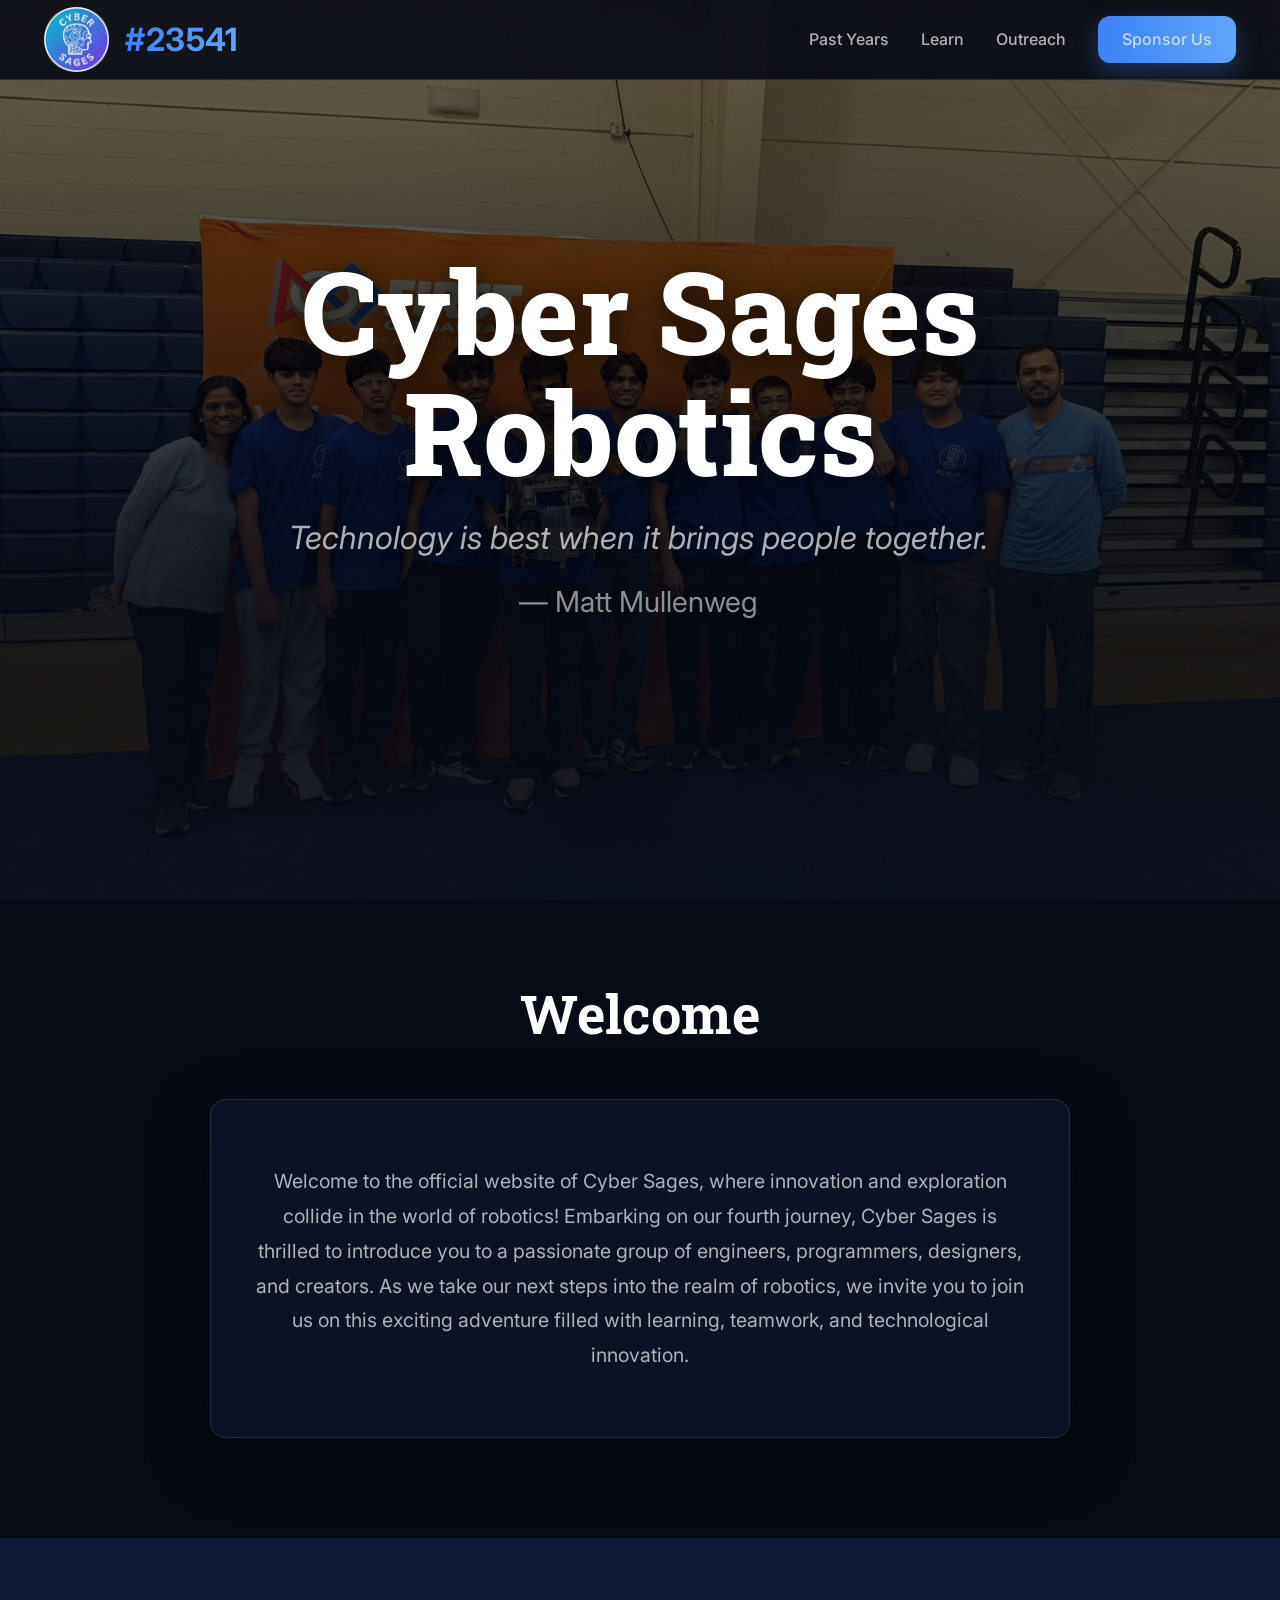
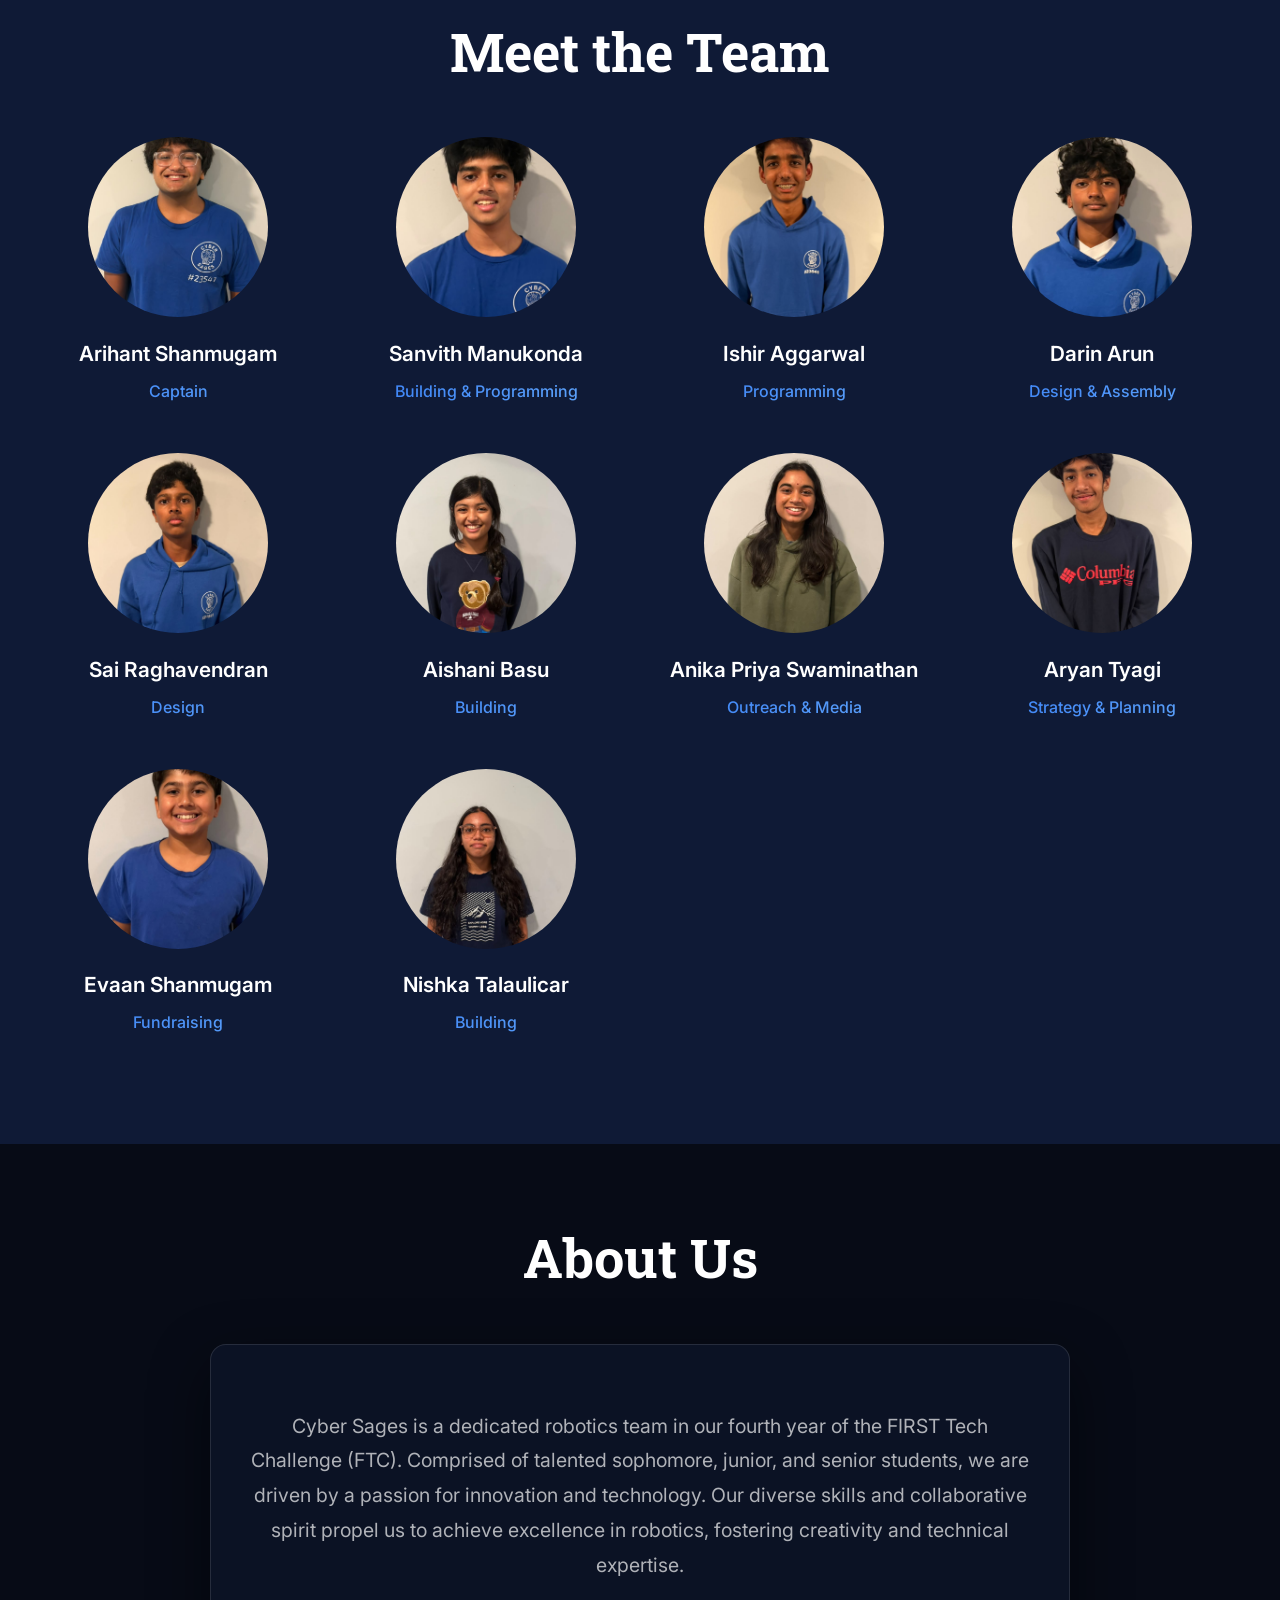
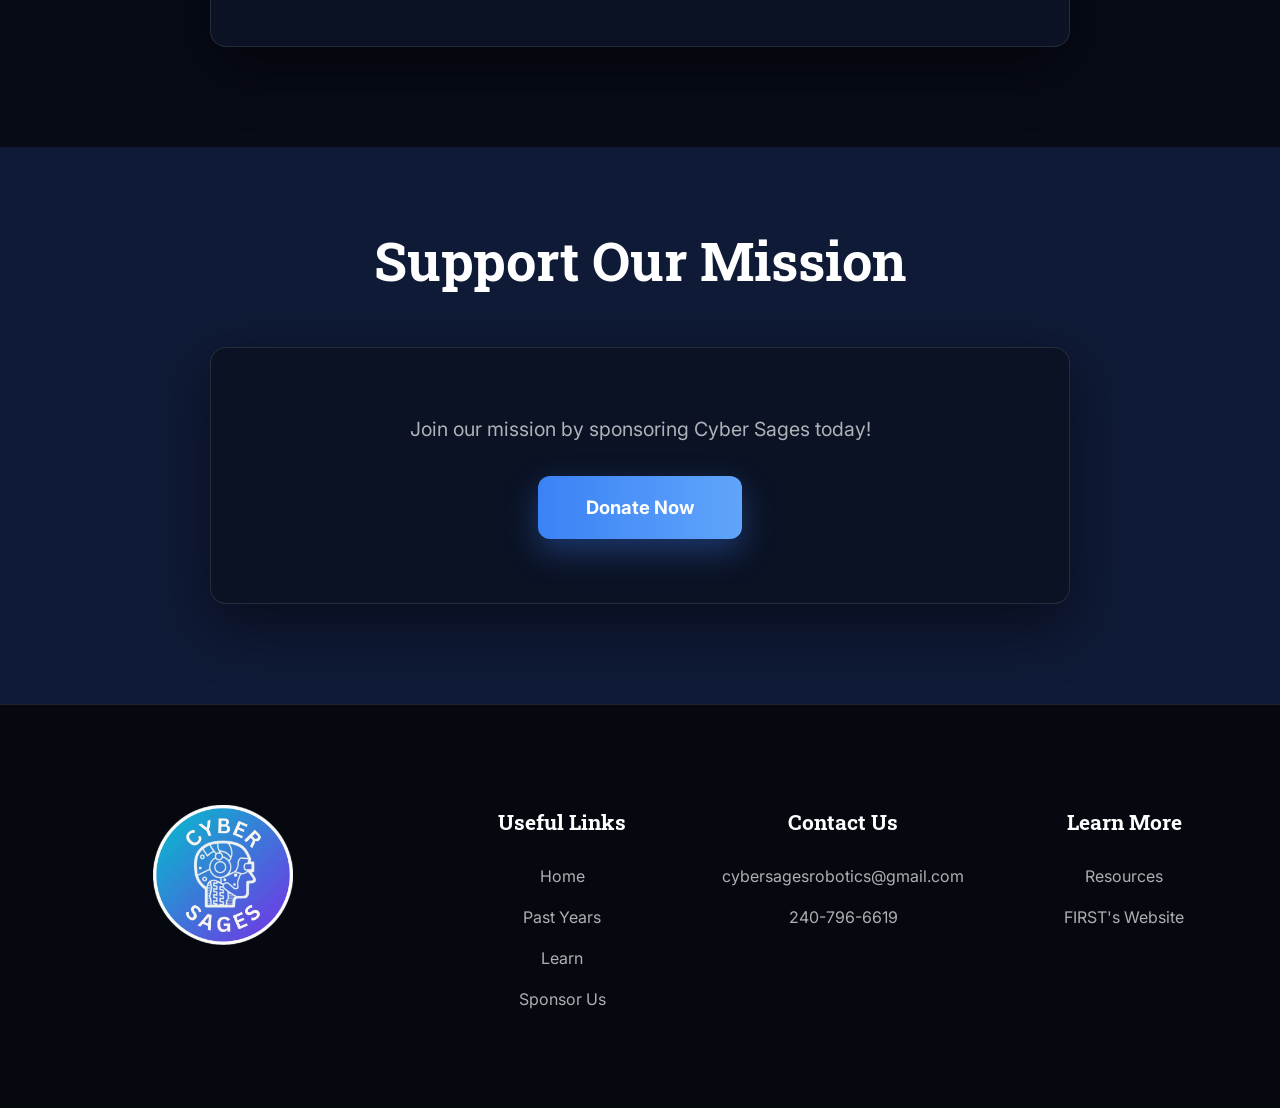
<file: index.html>
<!DOCTYPE html>
<html lang="en">
<head>
    <meta charset="UTF-8">
    <meta name="viewport" content="width=device-width, initial-scale=1.0">
    <title>Cyber Sages Robotics</title>

    <link rel="icon" type="image/png" href="favicon.png">

    <link rel="preconnect" href="https://fonts.googleapis.com">
    <link rel="preconnect" href="https://fonts.gstatic.com" crossorigin>
    <link href="https://fonts.googleapis.com/css2?family=Inter:wght@300;400;500;600;700;800&family=Roboto+Slab:wght@500;700;800&display=swap" rel="stylesheet">

    <style>
        :root {
            --bg: #070b16;
            --surface: #0b1224;
            --surface-soft: #0f1a36;
            --text: #ffffff;
            --muted: rgba(255,255,255,0.68);
            --line: rgba(255,255,255,0.11);
            --accent: #3b82f6;
            --accent-hover: #60a5fa;
            --radius: 16px;
            --shadow: 0 20px 60px rgba(0,0,0,0.48);
            --transition: 0.28s ease;
        }

        * {
            margin: 0;
            padding: 0;
            box-sizing: border-box;
        }

        body {
            font-family: 'Inter', system-ui, sans-serif;
            background: var(--bg);
            color: var(--text);
            line-height: 1.68;
            min-height: 100vh;
        }

        a { color: inherit; text-decoration: none; }

        .container {
            max-width: 1240px;
            margin: 0 auto;
            padding: 0 24px;
            width: 100%;
        }

        header {
            position: fixed;
            top: 0; left: 0; right: 0;
            z-index: 1000;
        }

        .nav {
            height: 80px;
            background: rgba(7,11,22,0.88);
            backdrop-filter: blur(14px);
            -webkit-backdrop-filter: blur(14px);
            border-bottom: 1px solid var(--line);
        }

        .nav-inner {
            height: 100%;
            display: flex;
            align-items: center;
            justify-content: space-between;
            gap: 20px;
        }

        .nav-left {
            display: flex;
            align-items: center;
            gap: 16px;
            flex-shrink: 0;
        }

        .nav-left:hover {
            transform: scale(1.05);
            transition: var(--transition);
        }

        .nav-logo {
            width: 65px;
            height: 65px;
            object-fit: contain;
            background: transparent !important;
        }

        .team-number {
            font-weight: 700;
            font-size: 2rem;
            background: linear-gradient(90deg, #3b82f6, #60a5fa);
            -webkit-background-clip: text;
            -webkit-text-fill-color: transparent;
            color: transparent;
            letter-spacing: 0.5px;
            white-space: nowrap;
        }

        .nav-right {
            display: flex;
            align-items: center;
            gap: 24px;
            flex-shrink: 0;
        }

        .nav-links {
            display: flex;
            align-items: center;
            gap: 32px;
            list-style: none;
        }

        .nav-links li {
            display: flex;
            align-items: center;
        }

        .nav-links a {
            font-weight: 500;
            color: var(--muted);
            transition: var(--transition);
            position: relative;
            white-space: nowrap;
        }

        .nav-links a:hover {
            color: var(--text);
        }

        .nav-links a::after {
            content: "";
            position: absolute;
            width: 0;
            height: 2px;
            bottom: -6px;
            left: 0;
            background: var(--accent);
            transition: width 0.3s ease;
        }

        .nav-links a:hover::after {
            width: 100%;
        }

        .sponsor-btn {
            padding: 10px 24px;
            border-radius: 12px;
            background: linear-gradient(90deg, var(--accent), var(--accent-hover));
            color: white;
            font-weight: 700;
            box-shadow: 0 8px 24px rgba(59,130,246,0.3);
            transition: var(--transition);
        }

        .sponsor-btn:hover {
            transform: translateY(-2px);
            box-shadow: 0 14px 36px rgba(59,130,246,0.45);
        }

        .sponsor-btn::after {
            display: none;
        }

        .hamburger {
            display: none;
            flex-direction: column;
            gap: 6px;
            cursor: pointer;
            flex-shrink: 0;
        }

        .hamburger span {
            width: 28px;
            height: 2.5px;
            background: var(--text);
            border-radius: 2px;
            transition: var(--transition);
        }

        .mobile-menu {
            display: none;
            position: absolute;
            top: 80px; left: 0; right: 0;
            background: var(--surface);
            border-bottom: 1px solid var(--line);
            padding: 0;
            text-align: center;
        }

        .mobile-menu a {
            display: block;
            padding: 14px 0;
            font-weight: 500;
            color: var(--muted);
            border-top: 1px solid var(--line);
            margin: 0;
            white-space: nowrap;
        }

        .mobile-menu a:first-child { border-top: none; }
        .mobile-menu a:last-child { border-bottom: none; }

        .mobile-menu a:hover {
            color: var(--text);
            background: rgba(255,255,255,0.04);
        }

        /* HERO */
        .hero {
            min-height: 100vh;
            position: relative;
            display: flex;
            align-items: center;
            justify-content: center;
            text-align: center;
            padding: 0 20px;
        }

        .hero::before {
            content: "";
            position: absolute;
            inset: 0;
            background: url("images/Group-Picture.jpeg") center/cover no-repeat;
            filter: brightness(0.52) contrast(1.08);
        }

        .hero::after {
            content: "";
            position: absolute;
            inset: 0;
            background: linear-gradient(to bottom, rgba(7,11,22,0.15), rgba(7,11,22,0.85) 70%);
        }

        .hero-content {
            position: relative;
            z-index: 2;
            max-width: 920px;
            width: 100%;
        }

        .hero h1 {
            font-family: 'Roboto Slab', serif;
            font-size: clamp(3.8rem, 9vw, 7.2rem);
            font-weight: 800;
            line-height: 1.05;
            margin-bottom: 1.2rem;
            text-shadow: 0 6px 32px rgba(0,0,0,0.75);
        }

        .hero .quote {
            overflow: hidden;
            white-space: nowrap;
            border-right: 0.15em solid var(--accent);
            font-size: clamp(1.4rem, 4vw, 2rem);
            font-weight: 400;
            color: var(--muted);
            max-width: 780px;
            margin: 0 auto 1.5rem;
            font-style: italic;
            text-shadow: 0 3px 16px rgba(0,0,0,0.6);
            animation: 
                typing 3.5s steps(58, end) forwards,
                blink-caret 0.75s step-end 4,
                hide-cursor 0.1s 4.5s forwards;
        }

        @keyframes typing {
            from { width: 0; }
            to { width: 100%; }
        }

        @media (max-width: 680px) {
            .hero .quote {
                white-space: normal;
                max-width: 100%;
                font-size: clamp(1.2rem, 4vw, 1.8rem);
            }
        }

        @keyframes blink-caret {
            from, to { border-color: transparent; }
            50% { border-color: var(--accent); }
        }

        @keyframes hide-cursor {
            to { border-right-color: transparent; }
        }

        .hero .quote::after {
            content: "— Matt Mullenweg";
            display: block;
            font-size: 0.9em;
            font-style: normal;
            opacity: 0.8;
            margin-top: 0.8rem;
        }

        /* SECTIONS */
        .section {
            padding: 68px 0 100px;
            opacity: 0;
            transform: translateY(40px);
            transition: opacity 0.9s ease, transform 0.9s ease;
            text-align: center;
        }

        .section.visible {
            opacity: 1;
            transform: none;
        }

        .section-alt {
            background: var(--surface-soft);
        }

        .section-title {
            font-family: 'Roboto Slab', serif;
            font-size: clamp(2.4rem, 5vw, 3.4rem);
            font-weight: 700;
            margin-bottom: 2.5rem;
            color: var(--text);
        }

        .section-text, .donate-text {
            max-width: 820px;
            margin: 0 auto 2.2rem;
            font-size: 1.22rem;
            color: var(--muted);
            line-height: 1.78;
        }

        .card {
            background: var(--surface);
            border: 1px solid var(--line);
            border-radius: var(--radius);
            padding: 64px 40px;
            box-shadow: var(--shadow);
            max-width: 860px;
            margin: 0 auto;
            text-align: center;
        }

        .card p {
            margin: auto; 
            text-align: center;
        }

        .donate-button {
            display: inline-block;
            margin-top: 30px;
            padding: 16px 48px;
            background: linear-gradient(90deg, var(--accent), var(--accent-hover));
            color: white;
            font-size: 1.15rem;
            font-weight: 700;
            border-radius: 12px;
            box-shadow: 0 12px 32px rgba(59,130,246,0.35);
            transition: var(--transition);
        }

        .donate-button:hover {
            transform: translateY(-4px);
            box-shadow: 0 20px 48px rgba(59,130,246,0.5);
        }

        /* Team Grid - larger photos, spread out */
        .team-grid {
            display: grid;
            grid-template-columns: repeat(auto-fit, minmax(220px, 1fr));
            gap: 40px;
            margin-top: 2.5rem;
        }

        .team-member {
            text-align: center;
        }

        .team-member img {
            width: 180px;
            height: 180px;
            border-radius: 50%;
            object-fit: cover;
            margin-bottom: 12px;
        }

        .team-member h3 {
            font-size: 1.3rem;
            font-weight: 600;
            margin-bottom: 6px;
            color: var(--text);
        }

       .team-member .role {
            font-size: 1rem;
            font-weight: 500;
            background: linear-gradient(90deg, #3b82f6, #60a5fa); /* same gradient as team-number */
            -webkit-background-clip: text;
            -webkit-text-fill-color: transparent;
            color: transparent; /* fallback for non-webkit browsers */
            margin-bottom: 8px;
        }

        /* FOOTER */
        footer {
            background: #05080f;
            border-top: 1px solid var(--line);
            padding: 100px 0 80px;
            text-align: center;
        }

        .footer-grid {
            display: grid;
            grid-template-columns: 1.6fr 1fr 1fr 1fr;
            gap: 48px;
            max-width: 1240px;
            margin: 0 auto;
            padding: 0 24px;
            justify-items: center;
        }

        .footer-logo {
            width: 140px;
            margin-bottom: 1.2rem;
        }

        .footer-col h4 {
            font-family: 'Roboto Slab', serif;
            font-size: 1.3rem;
            margin-bottom: 1.4rem;
        }

        .footer-col a, .footer-col p {
            display: block;
            color: var(--muted);
            margin-bottom: 0.9rem;
            transition: var(--transition);
        }

        .footer-col a:hover {
            color: var(--text);
        }

        /* RESPONSIVE */
        @media (max-width: 960px) {
            .nav-links { display: none; }
            .hamburger { display: flex; }
            .footer-grid { grid-template-columns: repeat(2, 1fr); }
        }

        @media (max-width: 680px) {
            .container { padding: 0 20px; }
            .footer-grid { grid-template-columns: 1fr; }
            .section { padding: 100px 0 70px; }
            .card { padding: 48px 24px; }
            .hero { min-height: 80vh; padding: 0 16px; }
            .team-grid { grid-template-columns: repeat(auto-fit, minmax(180px, 1fr)); }
            .team-member img { width: 160px; height: 160px; }
        }

        @media (max-width: 480px) {
            .nav { height: 70px; }
            .nav-inner { height: 70px; }
            .mobile-menu { top: 70px; }
            .nav-logo { width: 42px; height: 42px; }
            .team-number { font-size: 1rem; }
        }
    </style>
</head>
<body>

<header>
    <nav class="nav">
        <div class="container nav-inner">
            <a href="https://cybersages.net/" class="nav-left">
                <img src="images/logo.png" class="nav-logo" alt="Cyber Sages Logo">
                <span class="team-number">#23541</span>
            </a>

            <div class="nav-right">
                <ul class="nav-links">
                    <li><a href="https://cybersages.net/past-years">Past Years</a></li>
                    <li><a href="https://cybersages.net/learn">Learn</a></li>
                    <li><a href="https://cybersages.net/outreach">Outreach</a></li>
                    <li><a href="https://cybersages.net/sponsor" class="sponsor-btn">Sponsor Us</a></li>
                </ul>
                <div class="hamburger" id="hamburger">
                    <span></span>
                    <span></span>
                    <span></span>
                </div>
            </div>
        </div>

        <div class="mobile-menu" id="mobileMenu">
            <a href="https://cybersages.net/past-years">Past Years</a>
            <a href="https://cybersages.net/learn">Learn</a>
            <a href="https://cybersages.net/outreach">Outreach</a>
            <a href="https://cybersages.net/sponsor">Sponsor Us</a>
        </div>
    </nav>
</header>

<main>
    <section class="hero">
        <div class="hero-content">
            <h1>Cyber Sages Robotics</h1>
            <p class="quote">Technology is best when it brings people together.</p>
        </div>
    </section>

    <section class="section">
        <div class="container">
            <h2 class="section-title">Welcome</h2>
            <div class="card">
                <p class="section-text">
                    Welcome to the official website of Cyber Sages, where innovation and exploration collide in the world of robotics! Embarking on our fourth journey, Cyber Sages is thrilled to introduce you to a passionate group of engineers, programmers, designers, and creators. As we take our next steps into the realm of robotics, we invite you to join us on this exciting adventure filled with learning, teamwork, and technological innovation.
                </p>
            </div>
        </div>
    </section>

    <!-- Meet the Team – exact photos and names from your old code -->
    <section class="section section-alt">
        <div class="container">
            <h2 class="section-title">Meet the Team</h2>
            <div class="team-grid">
                <div class="team-member">
                    <img src="images/Team-Photos/Arihant.jpg" alt="Arihant Shanmugam">
                    <h3>Arihant Shanmugam</h3>
                    <div class="role">Captain</div>

                </div>
                <div class="team-member">
                    <img src="images/Team-Photos/Sanvith.jpg" alt="Sanvtih Manukonda">
                    <h3>Sanvith Manukonda</h3>
                    <div class="role">Building & Programming</div>

                </div>

                <div class="team-member">
                    <img src="images/Team-Photos/Ishir.jpg" alt="Ishir Aggarwal">
                    <h3>Ishir Aggarwal</h3>
                    <div class="role">Programming</div>
                </div>
                <div class="team-member">
                    <img src="images/Team-Photos/Darin.jpg" alt="Darin Arun">
                    <h3>Darin Arun</h3>
                    <div class="role">Design & Assembly</div>
                </div>
                <div class="team-member">
                    <img src="images/Team-Photos/Sai.jpg" alt="Sai Raghavendran">
                    <h3>Sai Raghavendran</h3>
                    <div class="role">Design</div>
                </div>
                
                <div class="team-member">
                    <img src="images/Team-Photos/Renee.jpg" alt="Aishani Basu">
                    <h3>Aishani Basu</h3>
                    <div class="role">Building</div>
                </div>
                <div class="team-member">
                    <img src="images/Team-Photos/Anika.jpg" alt="Anika Priya Swaminathan">
                    <h3>Anika Priya Swaminathan</h3>
                    <div class="role">Outreach & Media</div>
                </div>
                
                <div class="team-member">
                    <img src="images/Team-Photos/Aryan.jpg" alt="Aryan Tyagi">
                    <h3>Aryan Tyagi</h3>
                    <div class="role">Strategy & Planning</div>
                </div>
            <div class="team-member">
                    <img src="images/Team-Photos/Evaan.jpg" alt="Evaan Shanmugam">
                    <h3>Evaan Shanmugam</h3>
                    <div class="role">Fundraising</div>

            </div>
            <div class="team-member">
                    <img src="images/Team-Photos/Nishka.jpg" alt="Nishka Talaulicar">
                    <h3>Nishka Talaulicar</h3>
                    <div class="role">Building</div>

            </div>
            </div>
        </div>
    </section>

    <!-- About Us -->
    <section class="section">
        <div class="container">
            <h2 class="section-title">About Us</h2>
            <div class="card">
                <p class="section-text">
                    Cyber Sages is a dedicated robotics team in our fourth year of the FIRST Tech Challenge (FTC). Comprised of talented sophomore, junior, and senior students, we are driven by a passion for innovation and technology. Our diverse skills and collaborative spirit propel us to achieve excellence in robotics, fostering creativity and technical expertise.
                </p>
            </div>
        </div>
    </section>

    <!-- Support Our Mission -->
    <section class="section section-alt">
        <div class="container">
            <h2 class="section-title">Support Our Mission</h2>
            <div class="card">
                <p class="donate-text">Join our mission by sponsoring Cyber Sages today!</p>
                <a href="https://drive.google.com/file/d/1NMDiQMQuErI1Gu8TnqWMJtR-8S6rnB_N/view?usp=sharing" target="_blank" rel="noopener" class="donate-button">Donate Now</a>
            </div>
        </div>
    </section>
</main>

<footer>
    <div class="footer-grid">
        <div class="footer-col">
            <img src="favicon.png" class="footer-logo" alt="Cyber Sages Logo">
        </div>
        <div class="footer-col">
            <h4>Useful Links</h4>
            <a href="https://cybersages.net/">Home</a>
            <a href="https://cybersages.net/past-years">Past Years</a>
            <a href="https://cybersages.net/learn">Learn</a>
            <a href="https://cybersages.net/sponsor">Sponsor Us</a>
        </div>
        <div class="footer-col">
            <h4>Contact Us</h4>
            <a href="mailto:cybersagesrobotics@gmail.com">cybersagesrobotics@gmail.com</a>
            <p>240-796-6619</p>
        </div>
        <div class="footer-col">
            <h4>Learn More</h4>
            <a href="https://cybersages.net/learn" target="_blank" rel="noopener">Resources</a>
            <a href="https://www.firstinspires.org/" target="_blank" rel="noopener">FIRST's Website</a>
        </div>
    </div>
</footer>

<script>
// Mobile menu
const hamburger = document.getElementById("hamburger");
const mobileMenu = document.getElementById("mobileMenu");
hamburger.onclick = () => {
    mobileMenu.style.display = mobileMenu.style.display === "block" ? "none" : "block";
};

// Scroll reveal
const observer = new IntersectionObserver(entries => {
    entries.forEach(entry => {
        if (entry.isIntersecting) {
            entry.target.classList.add("visible");
        }
    });
}, { threshold: 0.18 });

document.querySelectorAll(".section").forEach(el => observer.observe(el));
</script>

</body>
</html>
</file>
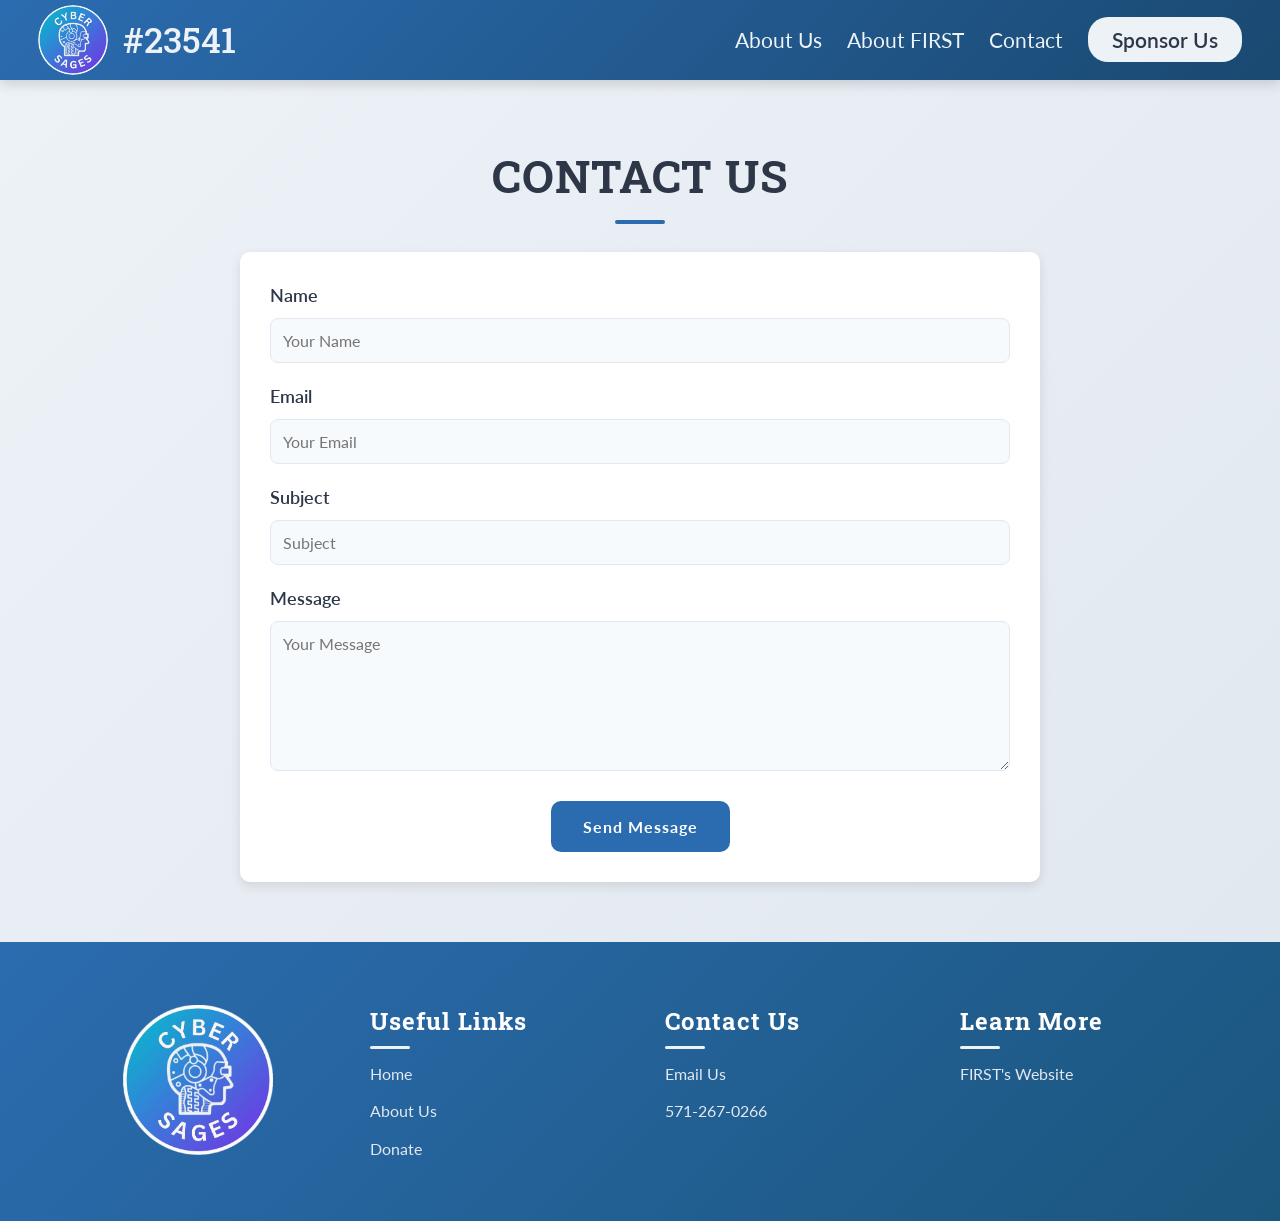
<file: contact.html>
<!DOCTYPE html>
<html lang="en">
<head>
    <meta charset="UTF-8">
    <meta name="viewport" content="width=device-width, initial-scale=1.0">
    <title>Contact - Cyber Sages</title>
    <link rel="preconnect" href="https://fonts.googleapis.com">
    <link rel="preconnect" href="https://fonts.gstatic.com" crossorigin>
    <link href="https://fonts.googleapis.com/css2?family=Lato:wght@300;400;700&family=Roboto+Slab:wght@500;700&display=swap" rel="stylesheet">
    <link href="css-files/navbar.css" rel="stylesheet">
    <link href="css-files/footer.css" rel="stylesheet">
    <link rel="shortcut icon" type="image/png" href="favicon.png"/>
    <style>
        * {
            margin: 0;
            padding: 0;
            box-sizing: border-box;
            font-family: 'Lato', sans-serif;
        }

        body {
            padding-top: 80px;
            line-height: 1.6;
            overflow-x: hidden;
        }

        .container {
            max-width: 1200px;
            margin: 0 auto;
            padding: 0 20px;
        }

        .section {
            padding: 60px 0;
            opacity: 0;
            animation: fadeIn 0.5s ease-out forwards 0.2s;
        }

        @keyframes fadeIn {
            to {
                opacity: 1;
            }
        }

        .contact-section {
            background: linear-gradient(135deg, #EDF2F7 0%, #E2E8F0 100%);
        }

        .section-title {
            font-family: 'Roboto Slab', serif;
            font-size: 2.8rem;
            text-align: center;
            margin-bottom: 40px;
            color: #2D3748;
            font-weight: 700;
            position: relative;
            text-transform: uppercase;
            letter-spacing: 1px;
        }

        .section-title::after {
            content: '';
            position: absolute;
            bottom: -12px;
            left: 50%;
            transform: translateX(-50%);
            width: 50px;
            height: 4px;
            background-color: #2B6CB0;
            border-radius: 2px;
        }

        .contact-form-container {
            max-width: 800px;
            margin: 0 auto;
            background-color: #FFFFFF;
            border-radius: 10px;
            padding: 30px;
            box-shadow: 0 4px 12px rgba(0, 0, 0, 0.1);
            transition: transform 0.3s ease, box-shadow 0.3s ease;
        }
        .contact-form {
            display: flex;
            flex-direction: column;
            gap: 20px;
        }

        .form-group {
            display: flex;
            flex-direction: column;
        }

        .form-group label {
            font-size: 1.1rem;
            color: #2D3748;
            font-weight: 600;
            margin-bottom: 8px;
        }

        .form-group input,
        .form-group textarea {
            padding: 12px;
            font-size: 1rem;
            color: #4A5568;
            background-color: #F7FAFC;
            border: 1px solid #E2E8F0;
            border-radius: 8px;
            transition: border-color 0.3s ease, box-shadow 0.3s ease;
        }

        .form-group input:focus,
        .form-group textarea:focus {
            outline: none;
            border-color: #2B6CB0;
            box-shadow: 0 0 8px rgba(43, 108, 176, 0.3);
        }

        .form-group textarea {
            resize: vertical;
            min-height: 150px;
        }

        .submit-button {
            padding: 16px 32px;
            border-radius: 10px;
            color: #FFFFFF;
            font-weight: 700;
            font-size: 1rem;
            margin-top: 10px;
            background-color: #2B6CB0;
            border: none;
            cursor: pointer;
            letter-spacing: 1px;
            position: relative;
            transition: background-color 0.3s ease, transform 0.3s ease, box-shadow 0.3s ease;
            align-self: center;
            overflow: hidden;
        }

        .submit-button:hover {
            transform: translateY(-3px);
            background-color: #1B567D;
            box-shadow: 0 6px 16px rgba(0, 0, 0, 0.2);
        }

        ::-webkit-scrollbar {
            width: 10px;
        }

        ::-webkit-scrollbar-track {
            background: #2D3748;
        }

        ::-webkit-scrollbar-thumb {
            background: #2B6CB0;
            border-radius: 5px;
        }

        .visually-hidden {
            position: absolute;
            width: 1px;
            height: 1px;
            padding: 0;
            margin: -1px;
            overflow: hidden;
            clip: rect(0, 0, 0, 0);
            border: 0;
        }

        @media (max-width: 1024px) {
            .section-title {
                font-size: 2.4rem;
            }

            .contact-form-container {
                max-width: 600px;
            }
        }

        @media (max-width: 768px) {
            .section {
                padding: 50px 0;
            }

            .section-title {
                font-size: 2rem;
            }

            .contact-form-container {
                padding: 20px;
            }

            .form-group label {
                font-size: 1rem;
            }

            .form-group input,
            .form-group textarea {
                font-size: 0.9rem;
            }

            .submit-button {
                font-size: 1.1rem;
                padding: 14px 28px;
            }
        }

        @media (max-width: 480px) {
            .section-title {
                font-size: 1.8rem;
            }

            .form-group label {
                font-size: 0.9rem;
            }

            .form-group input,
            .form-group textarea {
                font-size: 0.85rem;
            }

            .submit-button {
                font-size: 1rem;
                padding: 12px 24px;
            }
        }
    </style>
</head>
<body>
    <header>
        <nav class="navbar" role="navigation" aria-label="Main navigation">
            <a class="nav-logo nav-link" href="https://cybersages.net/" aria-label="Cyber Sages Home">
                <img src="images/logo.png" class="logo" alt="Cyber Sages Logo">
                <p class="team-number">#23541</p>
            </a>
            <ul class="nav-menu">
                <li class="nav-item"><a href="https://cybersages.net/about" class="nav-link">About Us</a></li>
                <li class="nav-item"><a href="https://cybersages.net/aboutFIRST" class="nav-link">About FIRST</a></li>
                <li class="nav-item"><a href="https://cybersages.net/contact" class="nav-link">Contact</a></li>
                <li class="nav-item"><a href="https://cybersages.net/sponsor" class="sponsor-btn">Sponsor Us</a></li>
            </ul>
            <div class="hamburger" aria-label="Toggle navigation menu" role="button">
                <span class="bar"></span>
                <span class="bar"></span>
                <span class="bar"></span>
            </div>
        </nav>
    </header>

    <main>
        <section class="contact-section section" aria-labelledby="contact-title">
            <div class="container">
                <h2 class="section-title" id="contact-title">Contact Us</h2>
                <div class="contact-form-container">
                    <form class="contact-form" action="https://formspree.io/f/movlawrz" method="POST">
                        <div class="form-group">
                            <label for="name">Name</label>
                            <input type="text" id="name" name="name" required placeholder="Your Name">
                        </div>
                        <div class="form-group">
                            <label for="email">Email</label>
                            <input type="email" id="email" name="email" required placeholder="Your Email">
                        </div>
                        <div class="form-group">
                            <label for="subject">Subject</label>
                            <input type="text" id="subject" name="subject" required placeholder="Subject">
                        </div>
                        <div class="form-group">
                            <label for="message">Message</label>
                            <textarea id="message" name="message" required placeholder="Your Message"></textarea>
                        </div>
                        <button type="submit" class="submit-button">Send Message</button>
                    </form>
                </div>
            </div>
        </section>
    </main>

    <footer class="footer" role="contentinfo">
        <div class="footer-container">
            <div class="footer-rows">
                <div class="footer-col footer-logo-container">
                    <button class="footer-button" aria-label="Cyber Sages Logo">
                        <img src="favicon.png" class="footer-logo" alt="Cyber Sages Footer Logo">
                    </button>
                </div>
                <div class="footer-col">
                    <h4>Useful Links</h4>
                    <ul>
                        <li><a href="https://cybersages.net/">Home</a></li>
                        <li><a href="https://cybersages.net/about">About Us</a></li>
                        <li><a href="https://drive.google.com/file/d/1NMDiQMQuErI1Gu8TnqWMJtR-8S6rnB_N/view?usp=sharing">Donate</a></li>
                    </ul>
                </div>
                <div class="footer-col">
                    <h4>Contact Us</h4>
                    <ul>
                        <li><a href="mailto:cybersagesrobotics@gmail.com">Email Us</a></li>
                        <li><p>571-267-0266</p></li>
                    </ul>
                </div>
                <div class="footer-col">
                    <h4>Learn More</h4>
                    <ul>
                        <li><a target="_blank" href="https://www.firstinspires.org/" rel="noopener">FIRST's Website</a></li>
                    </ul>
                </div>
            </div>
        </div>
    </footer>
    <script src="javascript-files/navbar.js"></script>
    <script src="javascript-files/contact.js"></script>
</body>
</html>
</file>
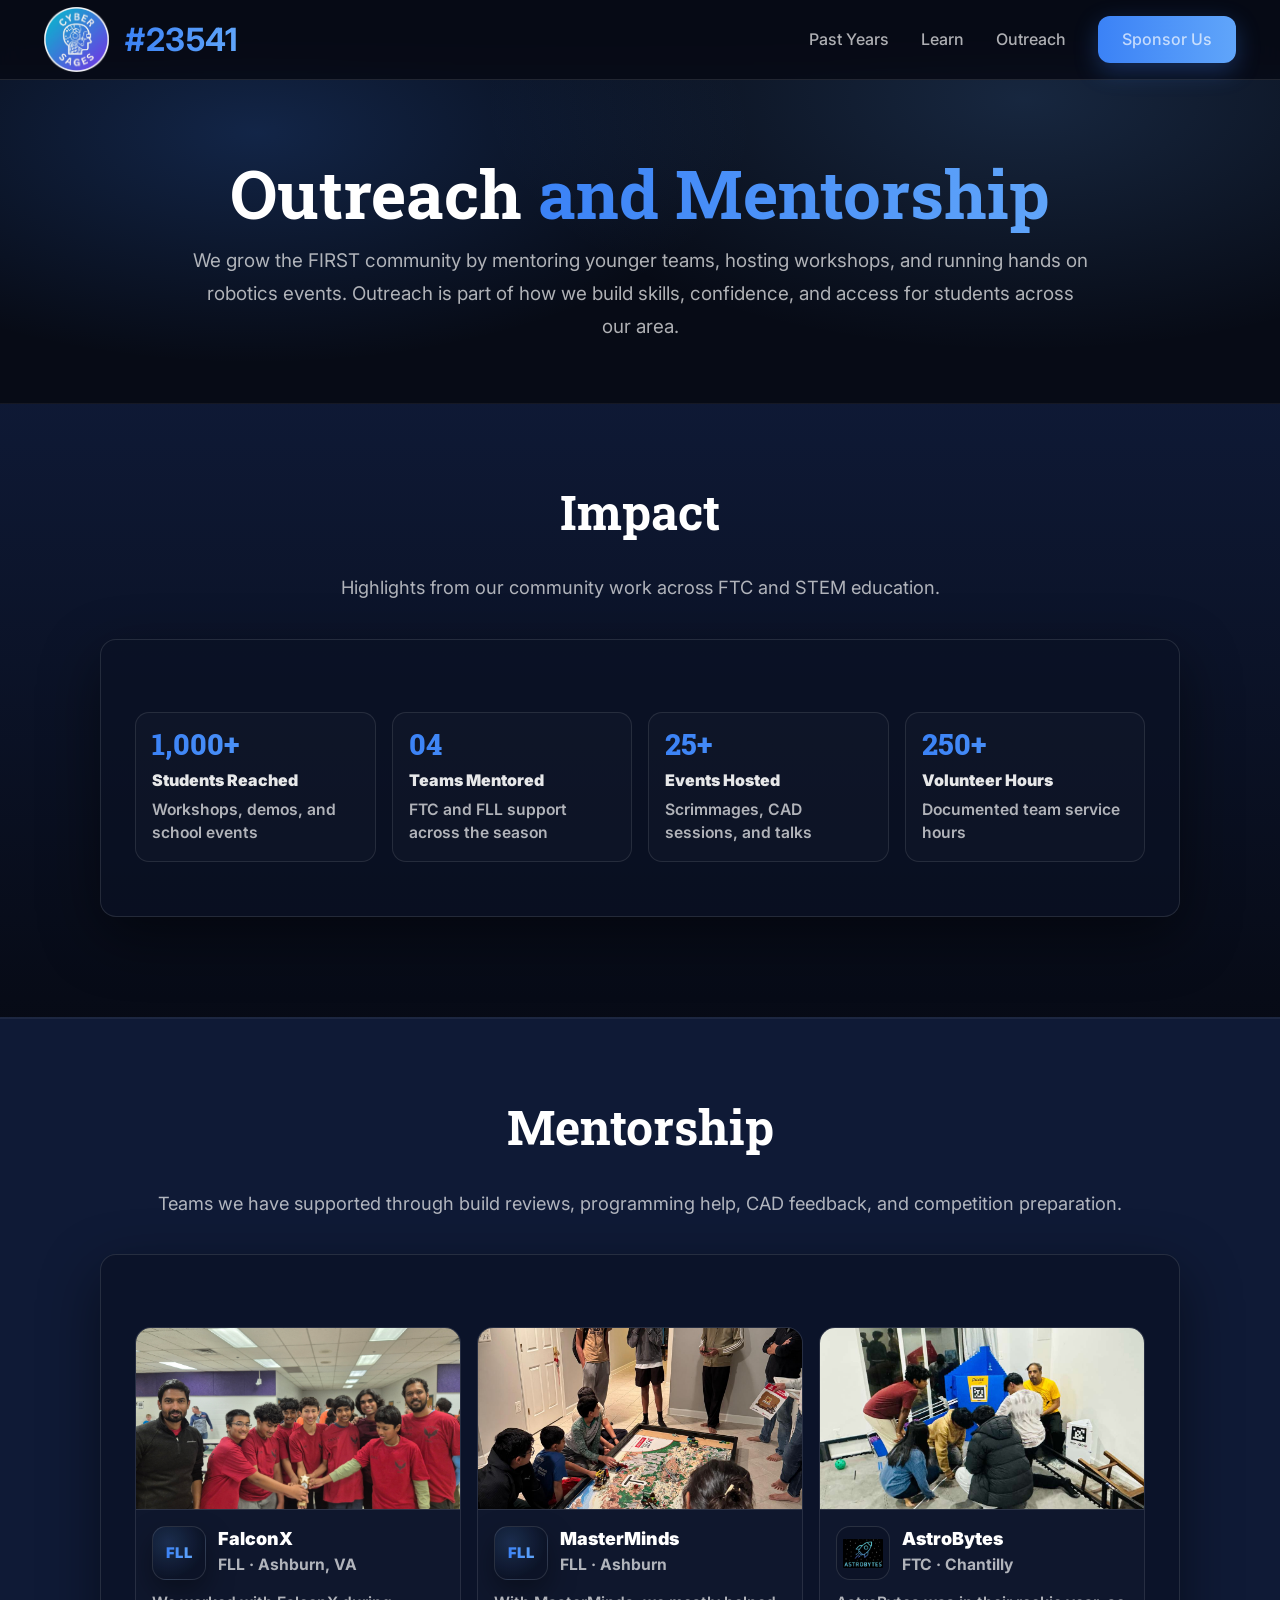
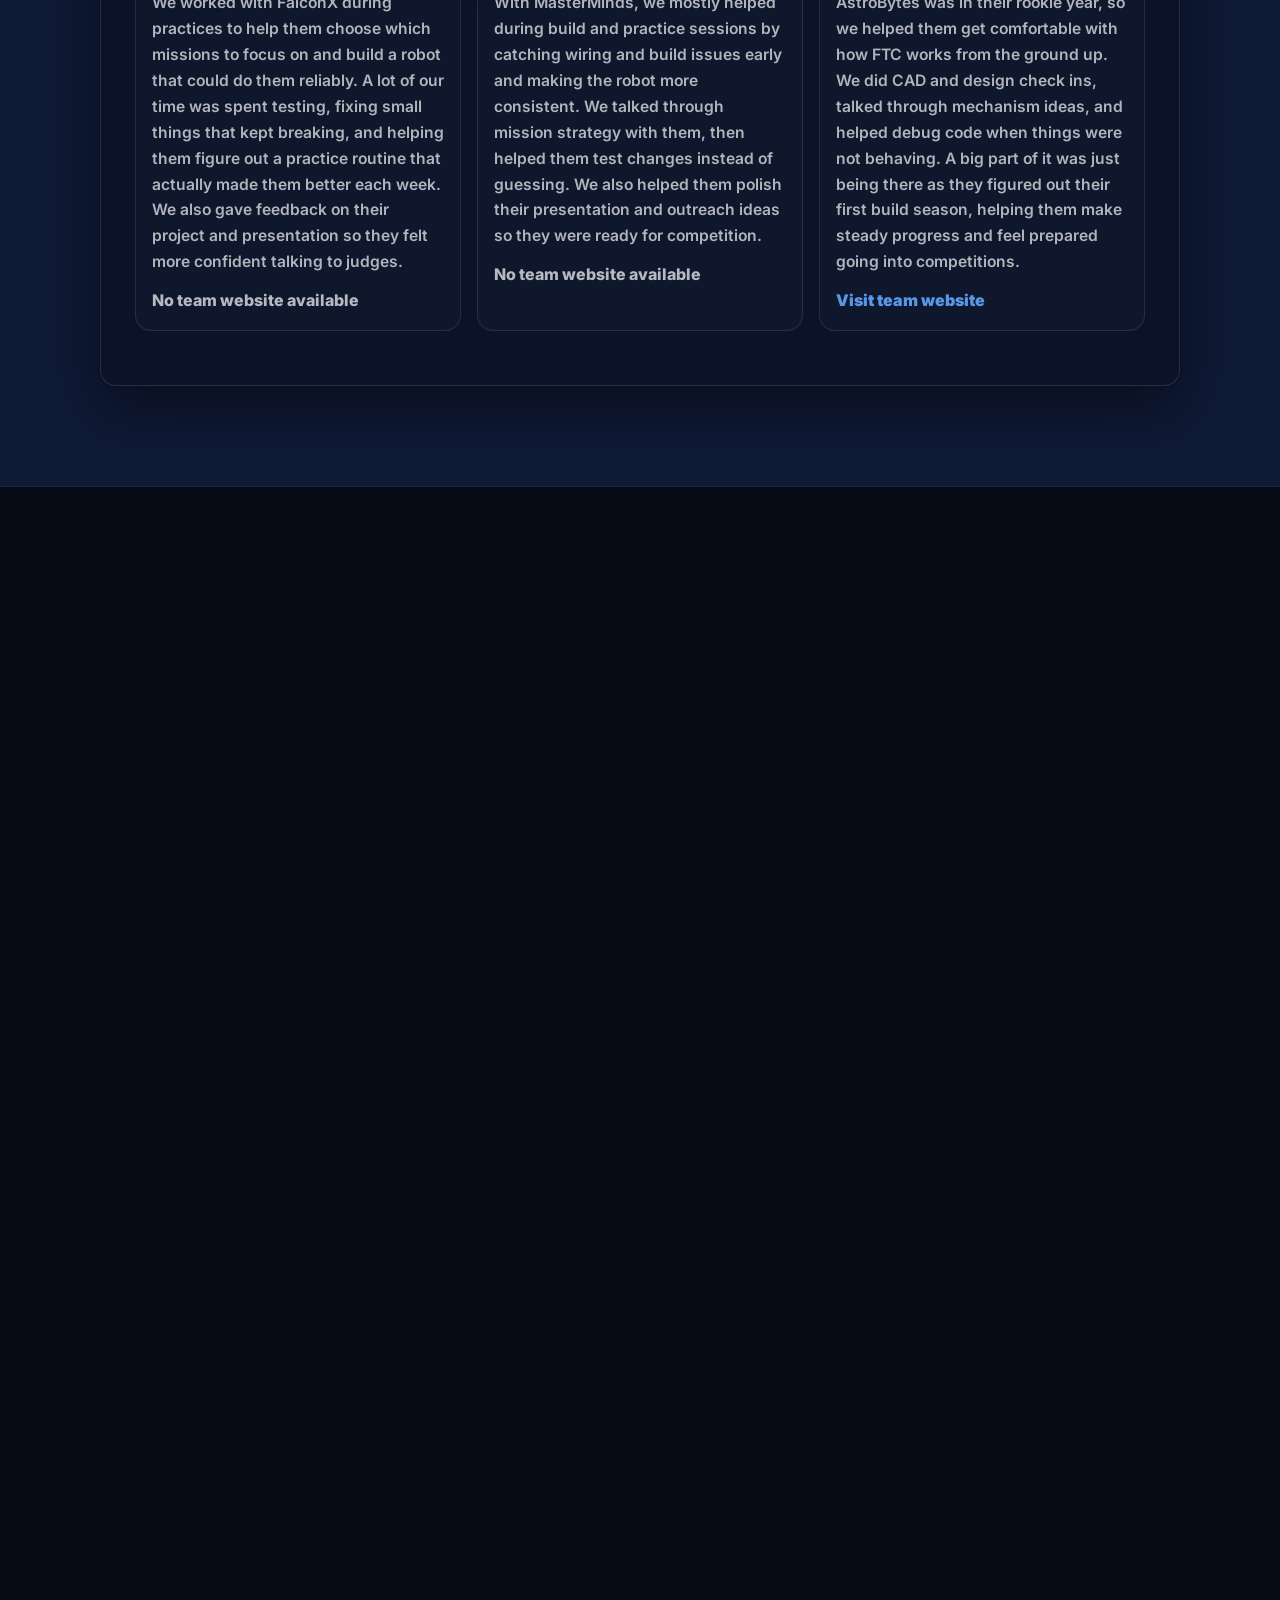
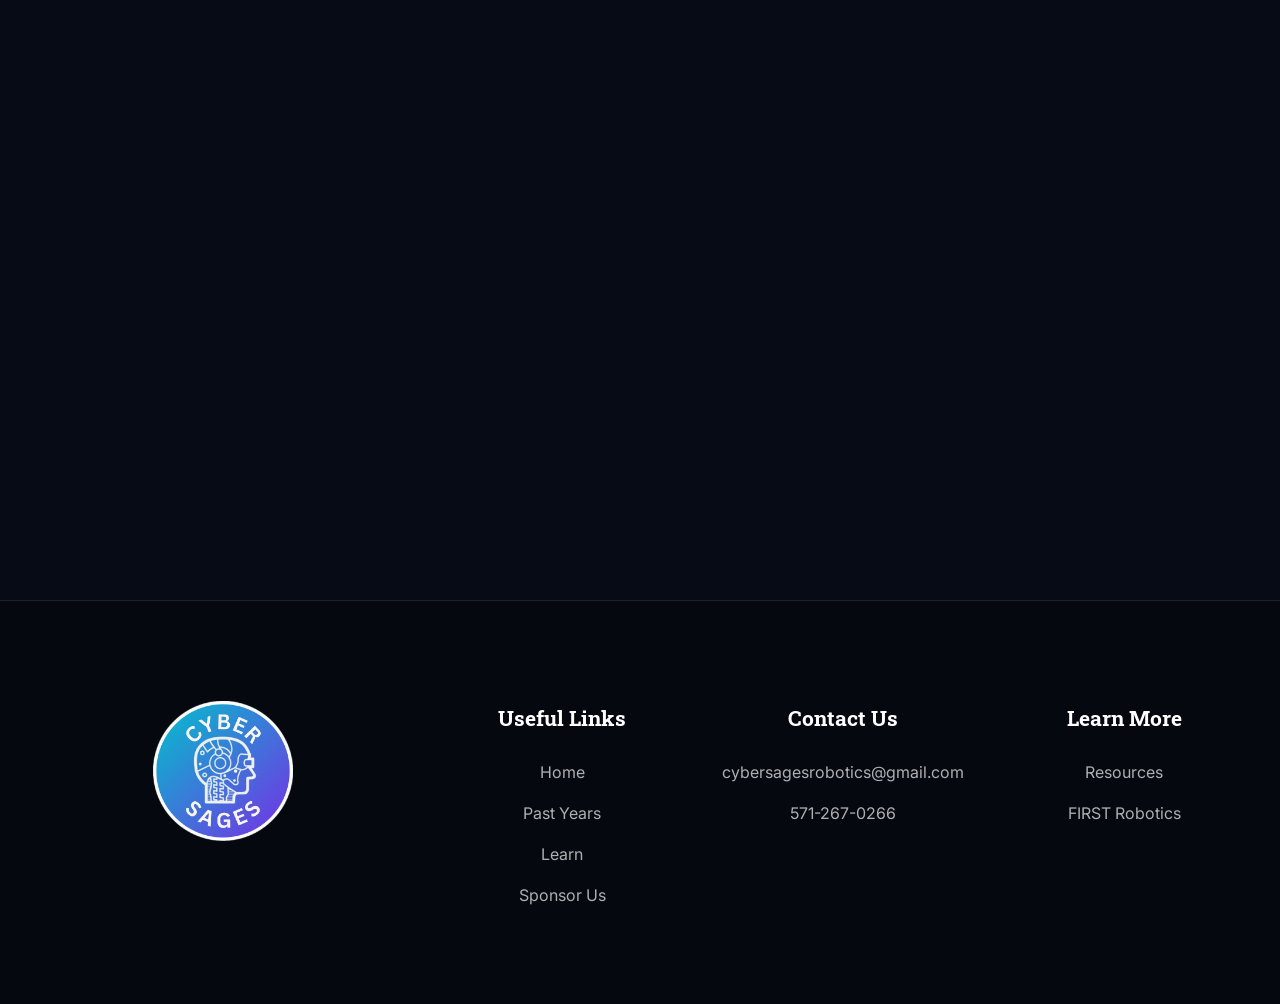
<file: outreach.html>
<!DOCTYPE html>
<html lang="en">
<head>
  <meta charset="UTF-8" />
  <meta name="viewport" content="width=device-width, initial-scale=1.0" />
  <title>Outreach - Cyber Sages Robotics</title>

  <link rel="icon" type="image/png" href="favicon.png" />
  <link rel="preconnect" href="https://fonts.googleapis.com" />
  <link rel="preconnect" href="https://fonts.gstatic.com" crossorigin />
  <link href="https://fonts.googleapis.com/css2?family=Inter:wght@300;400;500;600;700;800&family=Roboto+Slab:wght@500;700;800&display=swap" rel="stylesheet" />

  <style>
    :root{
      --bg:#070b16;
      --surface:#0b1224;
      --surface-soft:#0f1a36;
      --text:#ffffff;
      --muted:rgba(255,255,255,0.68);
      --line:rgba(255,255,255,0.11);
      --accent:#3b82f6;
      --accent-hover:#60a5fa;
      --radius:16px;
      --shadow:0 20px 60px rgba(0,0,0,0.48);
      --transition:0.28s ease;
    }

    *{ margin:0; padding:0; box-sizing:border-box; }

    body{
      font-family:'Inter', system-ui, sans-serif;
      background:var(--bg);
      color:var(--text);
      line-height:1.68;
      min-height:100vh;
      padding-top:65px;
    }

    a{ color:inherit; text-decoration:none; }
    img{ display:block; max-width:100%; height:auto; }

    .container{ max-width:1240px; margin:0 auto; padding:0 24px; width:100%; }

    header{ position:fixed; top:0; left:0; right:0; z-index:1000; }

    .nav{
      height:80px;
      background:rgba(7,11,22,0.88);
      backdrop-filter:blur(14px);
      -webkit-backdrop-filter:blur(14px);
      border-bottom:1px solid var(--line);
    }

    .nav-inner{
      height:100%;
      display:flex;
      align-items:center;
      justify-content:space-between;
      gap:20px;
    }

    .nav-left{
      display:flex;
      align-items:center;
      gap:16px;
      flex-shrink:0;
      transition:transform var(--transition);
      will-change:transform;
    }
    .nav-left:hover{ transform:scale(1.05); }

    .nav-logo{
      width:65px;
      height:65px;
      object-fit:contain;
      background:transparent !important;
    }

    .team-number{
      font-weight:700;
      font-size:2rem;
      background:linear-gradient(90deg,#3b82f6,#60a5fa);
      -webkit-background-clip:text;
      -webkit-text-fill-color:transparent;
      color:transparent;
      letter-spacing:0.5px;
      white-space:nowrap;
    }

    .nav-right{ display:flex; align-items:center; gap:24px; flex-shrink:0; }

    .nav-links{
      display:flex;
      align-items:center;
      gap:32px;
      list-style:none;
    }

    .nav-links li{ display:flex; align-items:center; }

    .nav-links a{
      font-weight:500;
      color:var(--muted);
      transition:var(--transition);
      position:relative;
      white-space:nowrap;
    }

    .nav-links a:hover{ color:var(--text); }

    .nav-links a::after{
      content:"";
      position:absolute;
      width:0;
      height:2px;
      bottom:-6px;
      left:0;
      background:var(--accent);
      transition:width 0.3s ease;
    }

    .nav-links a:hover::after{ width:100%; }

    .sponsor-btn{
      padding:10px 24px;
      border-radius:12px;
      background:linear-gradient(90deg,var(--accent),var(--accent-hover));
      color:white;
      font-weight:800;
      box-shadow:0 8px 24px rgba(59,130,246,0.3);
      transition:var(--transition);
    }

    .sponsor-btn:hover{
      transform:translateY(-2px);
      box-shadow:0 14px 36px rgba(59,130,246,0.45);
    }

    .sponsor-btn::after{ display:none; }

    .hamburger{ display:none; flex-direction:column; gap:6px; cursor:pointer; flex-shrink:0; }
    .hamburger span{ width:28px; height:2.5px; background:var(--text); border-radius:2px; transition:var(--transition); }

    .mobile-menu{
      display:none;
      position:absolute;
      top:80px; left:0; right:0;
      background:var(--surface);
      border-bottom:1px solid var(--line);
      padding:0;
      text-align:center;
    }

    .mobile-menu a{
      display:block;
      padding:14px 0;
      font-weight:500;
      color:var(--muted);
      border-top:1px solid var(--line);
      white-space:nowrap;
    }

    .mobile-menu a:first-child{ border-top:none; }
    .mobile-menu a:hover{ color:var(--text); background:rgba(255,255,255,0.04); }

    /* HERO */
    .hero{
      padding:92px 0 60px;
      text-align:center;
      position:relative;
      overflow:hidden;
    }

    .hero::before{
      content:"";
      position:absolute;
      inset:0;
      background:
        radial-gradient(900px 420px at 20% 20%, rgba(59,130,246,0.22), transparent 55%),
        radial-gradient(900px 420px at 80% 10%, rgba(96,165,250,0.18), transparent 60%);
      pointer-events:none;
    }

    .hero-inner{
      position:relative;
      z-index:1;
      max-width:980px;
      margin:0 auto;
      padding:0 24px;
    }

    .hero h1{
      font-family:'Roboto Slab', serif;
      font-size:clamp(2.6rem, 6vw, 4.2rem);
      line-height:1.08;
      margin-bottom:14px;
    }

    .hero h1 span{
      background:linear-gradient(90deg,var(--accent),var(--accent-hover));
      -webkit-background-clip:text;
      -webkit-text-fill-color:transparent;
      color:transparent;
    }

    .hero p{
      color:var(--muted);
      font-size:1.18rem;
      max-width:900px;
      margin:0 auto;
      line-height:1.75;
    }

    /* SECTIONS */
    .section{
      padding:68px 0 100px;
      opacity:0;
      transform:translateY(40px);
      transition:opacity 0.9s ease, transform 0.9s ease;
      text-align:center;
      position:relative;
    }
    .section.visible{ opacity:1; transform:none; }

    .section-a{
      background:linear-gradient(180deg, rgba(15,26,54,0.96), rgba(7,11,22,0.96));
      border-top:1px solid rgba(255,255,255,0.06);
      border-bottom:1px solid rgba(255,255,255,0.06);
    }

    .section-b{
      background:var(--surface-soft);
      border-top:1px solid rgba(255,255,255,0.06);
      border-bottom:1px solid rgba(255,255,255,0.06);
    }

    .section-title{
      font-family:'Roboto Slab', serif;
      font-size:clamp(2.0rem, 4.6vw, 3.0rem);
      font-weight:700;
      margin-bottom:1.2rem;
      color:var(--text);
    }

    .section-text{
      max-width:980px;
      margin:0 auto 2.2rem;
      font-size:1.14rem;
      color:var(--muted);
      line-height:1.78;
    }

    .card{
      background:rgba(11,18,36,0.70);
      border:1px solid var(--line);
      border-radius:var(--radius);
      padding:54px 34px;
      box-shadow:var(--shadow);
      max-width:1080px;
      margin:0 auto;
      text-align:left;
    }

    /* IMPACT STATS */
    .stats-grid{
      display:grid;
      grid-template-columns:repeat(4, minmax(0, 1fr));
      gap:16px;
      margin-top:18px;
    }

    .stat{
      border:1px solid rgba(255,255,255,0.10);
      border-radius:14px;
      padding:16px;
      background:rgba(255,255,255,0.02);
    }

    .stat .num{
      font-family:'Roboto Slab', serif;
      font-size:1.8rem;
      font-weight:800;
      line-height:1.1;
      background:linear-gradient(90deg,var(--accent),var(--accent-hover));
      -webkit-background-clip:text;
      -webkit-text-fill-color:transparent;
      color:transparent;
      margin-bottom:6px;
    }

    .stat .label{
      font-weight:900;
      color:rgba(255,255,255,0.90);
      margin-bottom:4px;
    }

    .stat .sub{
      color:var(--muted);
      font-weight:600;
      font-size:0.98rem;
      line-height:1.5;
    }

    /* MENTORSHIP TEAMS GRID */
    .team-mentor-grid{
      display:grid;
      grid-template-columns:repeat(3, minmax(0, 1fr));
      gap:16px;
      margin-top:18px;
    }

    .team-mentor{
      border:1px solid rgba(255,255,255,0.10);
      border-radius:var(--radius);
      background:rgba(255,255,255,0.02);
      overflow:hidden;
      transition:transform var(--transition), box-shadow var(--transition), border-color var(--transition), background var(--transition);
    }

    .team-mentor:hover{
      transform:translateY(-6px);
      border-color:rgba(96,165,250,0.32);
      box-shadow:0 20px 58px rgba(0,0,0,0.46);
      background:rgba(15,26,54,0.22);
    }

    .team-mentor .banner-wrap{
      position:relative;
      width:100%;
      aspect-ratio: 16 / 9;
      overflow:hidden;
      border-bottom:1px solid rgba(255,255,255,0.10);
      background:rgba(255,255,255,0.02);
    }
    .team-mentor .banner{
      position:absolute;
      inset:0;
      width:100%;
      height:100%;
      object-fit:cover;
    }

    .team-mentor .body{
      padding:16px;
      text-align:left;
    }

    .team-mentor .top-row{
      display:flex;
      align-items:center;
      gap:12px;
      margin-bottom:10px;
    }

    /* Default logo styling (FTC teams with logos) */
    .team-mentor .logo{
      width:54px;
      height:54px;
      border-radius:14px;
      object-fit:contain;
      border:1px solid rgba(255,255,255,0.12);
      background:rgba(11,18,36,0.6);
      padding:6px;
      flex-shrink:0;
    }

    /* FLL fallback badge (no logo file needed) */
    .team-mentor .logo-badge{
      width:54px;
      height:54px;
      border-radius:14px;
      border:1px solid rgba(255,255,255,0.12);
      background:
        radial-gradient(60px 60px at 30% 30%, rgba(96,165,250,0.18), transparent 60%),
        rgba(11,18,36,0.6);
      display:grid;
      place-items:center;
      flex-shrink:0;
      font-weight:900;
      letter-spacing:0.6px;
      color:rgba(255,255,255,0.92);
      box-shadow:0 12px 28px rgba(0,0,0,0.35);
    }
    .team-mentor .logo-badge span{
      font-size:0.92rem;
      background:linear-gradient(90deg,var(--accent),var(--accent-hover));
      -webkit-background-clip:text;
      -webkit-text-fill-color:transparent;
      color:transparent;
    }

    .team-mentor .name{
      font-weight:900;
      font-size:1.12rem;
      line-height:1.25;
    }

    .team-mentor .meta{
      color:var(--muted);
      font-weight:700;
      font-size:0.98rem;
      margin-top:2px;
    }

    .team-mentor .desc{
      color:var(--muted);
      font-weight:600;
      line-height:1.65;
      font-size:0.98rem;
    }

    .team-mentor .site{
      margin-top:12px;
      display:inline-block;
      font-weight:900;
      color:rgba(96,165,250,0.9);
      position:relative;
    }

    .team-mentor .site::after{
      content:"";
      position:absolute;
      left:0;
      bottom:-6px;
      width:0;
      height:2px;
      background:var(--accent);
      transition:width 0.25s ease;
    }

    .team-mentor:hover .site::after{ width:100%; }

    /* Make non-link team cards look identical but not clickable */
    .team-mentor.static{
      cursor:default;
    }
    .team-mentor.static .site{
      color:rgba(255,255,255,0.70);
      font-weight:800;
    }
    .team-mentor.static .site::after{ display:none; }

    /* CAROUSEL */
    .carousel{ position:relative; max-width:980px; margin:0 auto; }
    .carousel-frame{
      position:relative;
      border-radius:var(--radius);
      overflow:hidden;
      border:1px solid var(--line);
      box-shadow:0 18px 60px rgba(0,0,0,0.42);
      background:rgba(11,18,36,0.72);
      aspect-ratio:16 / 9;
    }
    .carousel-slide{
      position:absolute;
      inset:0;
      width:100%;
      height:100%;
      object-fit:cover;
      display:none;
    }
    .carousel-slide.active{ display:block; }

    .carousel-btn{
      position:absolute;
      top:50%;
      transform:translateY(-50%);
      height:44px;
      width:44px;
      border-radius:999px;
      border:1px solid rgba(255,255,255,0.14);
      background:rgba(11,18,36,0.75);
      color:var(--text);
      cursor:pointer;
      transition:transform var(--transition), background var(--transition), border-color var(--transition);
      display:grid;
      place-items:center;
      font-size:22px;
      z-index:2;
    }
    .carousel-btn:hover{
      transform:translateY(-50%) scale(1.08);
      background:rgba(15,26,54,0.85);
      border-color:rgba(96,165,250,0.35);
    }
    .carousel-btn.prev{ left:14px; }
    .carousel-btn.next{ right:14px; }

    .dots{
      display:flex;
      justify-content:center;
      gap:10px;
      margin-top:14px;
    }
    .dot{
      width:10px;
      height:10px;
      border-radius:999px;
      border:1px solid rgba(255,255,255,0.18);
      background:rgba(255,255,255,0.06);
      cursor:pointer;
      transition:transform var(--transition), background var(--transition), border-color var(--transition);
    }
    .dot.active{
      background:rgba(96,165,250,0.55);
      border-color:rgba(96,165,250,0.55);
      transform:scale(1.15);
    }

    /* FLYERS */
    .flyer-grid{
      display:grid;
      grid-template-columns:repeat(3, minmax(0, 1fr));
      gap:16px;
      margin-top:18px;
    }
    .flyer{
      border:1px solid rgba(255,255,255,0.10);
      border-radius:var(--radius);
      background:rgba(255,255,255,0.02);
      overflow:hidden;
      transition:transform var(--transition), box-shadow var(--transition), border-color var(--transition), background var(--transition);
    }
    .flyer:hover{
      transform:translateY(-6px);
      border-color:rgba(96,165,250,0.32);
      box-shadow:0 20px 58px rgba(0,0,0,0.46);
      background:rgba(15,26,54,0.24);
    }
    .flyer-thumb-wrap{
      position:relative;
      width:100%;
      aspect-ratio:16 / 10;
      overflow:hidden;
      border-bottom:1px solid rgba(255,255,255,0.10);
      background:rgba(255,255,255,0.02);
    }
    .flyer-thumb{
      position:absolute;
      inset:0;
      width:100%;
      height:100%;
      object-fit:cover;
    }
    .flyer-body{ padding:16px; }
    .flyer-title{
      font-weight:900;
      font-size:1.1rem;
      margin-bottom:6px;
    }
    .flyer-desc{
      color:var(--muted);
      font-weight:600;
      line-height:1.6;
      margin-bottom:0;
      font-size:0.98rem;
    }

    /* MENTORS */
    .people-grid{
      display:grid;
      grid-template-columns:repeat(4, minmax(0, 1fr));
      gap:16px;
      margin-top:18px;
    }
    .person{
      border:1px solid rgba(255,255,255,0.10);
      border-radius:var(--radius);
      background:rgba(255,255,255,0.02);
      padding:16px;
      text-align:center;
    }
    .person img{
      width:120px;
      height:120px;
      border-radius:999px;
      object-fit:cover;
      margin:0 auto 12px;
      border:1px solid rgba(255,255,255,0.12);
    }
    .person .name{
      font-weight:900;
      font-size:1.08rem;
      margin-bottom:4px;
    }
    .person .role{
      font-weight:900;
      background:linear-gradient(90deg,var(--accent),var(--accent-hover));
      -webkit-background-clip:text;
      -webkit-text-fill-color:transparent;
      color:transparent;
      margin-bottom:8px;
    }
    .person .bio{
      color:var(--muted);
      font-weight:600;
      font-size:0.96rem;
      line-height:1.55;
    }

    /* CONTACT */
    .contact-shell{
      max-width:980px;
      margin:0 auto;
      background:rgba(11,18,36,0.70);
      border:1px solid var(--line);
      border-radius:var(--radius);
      padding:34px;
      box-shadow:var(--shadow);
      text-align:left;
    }

    .contact-grid{
      display:grid;
      grid-template-columns:1.1fr 0.9fr;
      gap:18px;
      align-items:start;
    }

    .contact-form{
      display:flex;
      flex-direction:column;
      gap:14px;
    }

    .form-row{
      display:grid;
      grid-template-columns:1fr 1fr;
      gap:14px;
    }

    .form-group{ display:flex; flex-direction:column; gap:8px; }

    .form-group label{
      font-size:0.98rem;
      color:rgba(255,255,255,0.92);
      font-weight:800;
      letter-spacing:0.2px;
    }

    .form-group input,
    .form-group textarea{
      padding:12px 12px;
      font-size:1rem;
      color:rgba(255,255,255,0.92);
      background:rgba(255,255,255,0.04);
      border:1px solid rgba(255,255,255,0.12);
      border-radius:12px;
      transition:border-color var(--transition), box-shadow var(--transition), background var(--transition);
      outline:none;
    }

    .form-group input::placeholder,
    .form-group textarea::placeholder{ color:rgba(255,255,255,0.45); }

    .form-group input:focus,
    .form-group textarea:focus{
      border-color:rgba(96,165,250,0.55);
      box-shadow:0 0 0 4px rgba(59,130,246,0.18);
      background:rgba(15,26,54,0.35);
    }

    .form-group textarea{
      resize:vertical;
      min-height:150px;
    }

    .contact-actions{
      display:flex;
      align-items:center;
      justify-content:flex-start;
      gap:12px;
      margin-top:4px;
    }

    .primary-btn{
      padding:12px 18px;
      border-radius:12px;
      background:linear-gradient(90deg,var(--accent),var(--accent-hover));
      color:white;
      font-weight:900;
      border:none;
      cursor:pointer;
      transition:transform var(--transition), box-shadow var(--transition);
      box-shadow:0 10px 28px rgba(59,130,246,0.28);
    }
    .primary-btn:hover{
      transform:translateY(-2px);
      box-shadow:0 16px 38px rgba(59,130,246,0.42);
    }

    .contact-side{
      border:1px solid rgba(255,255,255,0.10);
      border-radius:var(--radius);
      background:rgba(255,255,255,0.02);
      padding:16px;
    }
    .contact-side h3{
      font-family:'Roboto Slab', serif;
      font-size:1.25rem;
      margin-bottom:10px;
    }
    .contact-side p{
      color:var(--muted);
      font-weight:600;
      line-height:1.65;
      margin-bottom:12px;
    }

    .contact-pill{
      display:flex;
      align-items:center;
      justify-content:space-between;
      gap:10px;
      padding:12px;
      border:1px solid rgba(255,255,255,0.10);
      border-radius:14px;
      background:rgba(11,18,36,0.55);
      margin-top:10px;
    }
    .contact-pill .k{
      color:rgba(255,255,255,0.85);
      font-weight:900;
      font-size:0.95rem;
    }
    .contact-pill .v{
      color:rgba(96,165,250,0.92);
      font-weight:900;
      font-size:0.95rem;
      text-align:right;
      word-break:break-word;
    }

    /* FOOTER */
    footer{
      background:#05080f;
      border-top:1px solid var(--line);
      padding:100px 0 80px;
      text-align:center;
    }
    .footer-grid{
      display:grid;
      grid-template-columns:1.6fr 1fr 1fr 1fr;
      gap:48px;
      max-width:1240px;
      margin:0 auto;
      padding:0 24px;
      justify-items:center;
    }
    .footer-logo{ width:140px; margin-bottom:1.2rem; }
    .footer-col h4{ font-family:'Roboto Slab', serif; font-size:1.3rem; margin-bottom:1.4rem; }
    .footer-col a, .footer-col p{ display:block; color:var(--muted); margin-bottom:0.9rem; transition:var(--transition); }
    .footer-col a:hover{ color:var(--text); }

    /* RESPONSIVE */
    @media (max-width:1100px){
      .stats-grid{ grid-template-columns:repeat(2, minmax(0, 1fr)); }
      .team-mentor-grid{ grid-template-columns:repeat(2, minmax(0, 1fr)); }
      .flyer-grid{ grid-template-columns:repeat(2, minmax(0, 1fr)); }
      .people-grid{ grid-template-columns:repeat(2, minmax(0, 1fr)); }
      .contact-grid{ grid-template-columns:1fr; }
    }
    @media (max-width:960px){
      .nav-links{ display:none; }
      .hamburger{ display:flex; }
      .footer-grid{ grid-template-columns:repeat(2, 1fr); }
      .form-row{ grid-template-columns:1fr; }
    }
    @media (max-width:680px){
      .container{ padding:0 20px; }
      .footer-grid{ grid-template-columns:1fr; }
      .section{ padding:90px 0 70px; }
      .card{ padding:44px 22px; }
      .team-mentor-grid{ grid-template-columns:1fr; }
      .flyer-grid{ grid-template-columns:1fr; }
      .people-grid{ grid-template-columns:1fr; }
      .contact-shell{ padding:22px; }
    }
    @media (max-width:480px){
      .nav{ height:70px; }
      .nav-inner{ height:70px; }
      .mobile-menu{ top:70px; }
      .nav-logo{ width:42px; height:42px; }
      .team-number{ font-size:1rem; }
      .carousel-btn{ height:38px; width:38px; font-size:20px; }
    }
  </style>
</head>

<body>
<header>
  <nav class="nav">
    <div class="container nav-inner">
      <a href="https://cybersages.net/" class="nav-left">
        <img src="images/logo.png" class="nav-logo" alt="Cyber Sages Logo" />
        <span class="team-number">#23541</span>
      </a>

      <div class="nav-right">
        <ul class="nav-links">
          <li><a href="https://cybersages.net/past-years">Past Years</a></li>
          <li><a href="https://cybersages.net/learn">Learn</a></li>
          <li><a href="https://cybersages.net/outreach">Outreach</a></li>
          <li><a href="https://cybersages.net/sponsor" class="sponsor-btn">Sponsor Us</a></li>
        </ul>

        <div class="hamburger" id="hamburger" aria-label="Open menu" role="button" tabindex="0">
          <span></span><span></span><span></span>
        </div>
      </div>
    </div>

    <div class="mobile-menu" id="mobileMenu">
      <a href="https://cybersages.net/past-years">Past Years</a>
      <a href="https://cybersages.net/learn">Learn</a>
      <a href="https://cybersages.net/outreach">Outreach</a>
      <a href="https://cybersages.net/sponsor">Sponsor Us</a>
    </div>
  </nav>
</header>

<main>
  <section class="hero">
    <div class="hero-inner">
      <h1>Outreach <span>and Mentorship</span></h1>
      <p>
        We grow the FIRST community by mentoring younger teams, hosting workshops, and running hands on robotics events.
        Outreach is part of how we build skills, confidence, and access for students across our area.
      </p>
    </div>
  </section>

  <!-- IMPACT -->
  <section class="section section-a">
    <div class="container">
      <h2 class="section-title">Impact</h2>
      <p class="section-text">Highlights from our community work across FTC and STEM education.</p>

      <div class="card">
        <div class="stats-grid">
          <div class="stat">
            <div class="num">1,000+</div>
            <div class="label">Students Reached</div>
            <div class="sub">Workshops, demos, and school events</div>
          </div>
          <div class="stat">
            <div class="num">04</div>
            <div class="label">Teams Mentored</div>
            <div class="sub">FTC and FLL support across the season</div>
          </div>
          <div class="stat">
            <div class="num">25+</div>
            <div class="label">Events Hosted</div>
            <div class="sub">Scrimmages, CAD sessions, and talks</div>
          </div>
          <div class="stat">
            <div class="num">250+</div>
            <div class="label">Volunteer Hours</div>
            <div class="sub">Documented team service hours</div>
          </div>
        </div>
      </div>
    </div>
  </section>

  <!-- MENTORSHIP -->
  <section class="section section-b">
    <div class="container">
      <h2 class="section-title">Mentorship</h2>
      <p class="section-text">
        Teams we have supported through build reviews, programming help, CAD feedback, and competition preparation.
      </p>

      <div class="card">
        <div class="team-mentor-grid">
          <!-- TEAM CARD 1 (FLL - no logo, no website) -->
          <div class="team-mentor static" role="group" aria-label="FalconX team card">
            <div class="banner-wrap">
              <img class="banner" src="images/M1.jpg" alt="FalconX mentoring photo" loading="lazy">
            </div>
            <div class="body">
              <div class="top-row">
                <div class="logo-badge" aria-hidden="true"><span>FLL</span></div>
                <div>
                  <div class="name">FalconX</div>
                  <div class="meta">FLL · Ashburn, VA</div>
                </div>
              </div>
              <div class="desc">
                We worked with FalconX during practices to help them choose which missions to focus on and build a robot that could do them reliably. A lot of our time was spent testing, fixing small things that kept breaking, and helping them figure out a practice routine that actually made them better each week. We also gave feedback on their project and presentation so they felt more confident talking to judges.              </div>
              <span class="site">No team website available</span>
            </div>
          </div>

          <!-- TEAM CARD 2 (FLL - no logo, no website) -->
          <div class="team-mentor static" role="group" aria-label="MasterMinds team card">
            <div class="banner-wrap">
              <img class="banner" src="images/M3.jpeg" alt="MasterMinds mentoring photo" loading="lazy">
            </div>
            <div class="body">
              <div class="top-row">
                <div class="logo-badge" aria-hidden="true"><span>FLL</span></div>
                <div>
                  <div class="name">MasterMinds</div>
                  <div class="meta">FLL · Ashburn</div>
                </div>
              </div>
              <div class="desc">
            With MasterMinds, we mostly helped during build and practice sessions by catching wiring and build issues early and making the robot more consistent. We talked through mission strategy with them, then helped them test changes instead of guessing. We also helped them polish their presentation and outreach ideas so they were ready for competition.              </div>
              <span class="site">No team website available</span>
            </div>
          </div>

          <!-- TEAM CARD 3 (FTC - has logo + website) -->
          <a class="team-mentor" href="https://www.astrobytes.org/home" target="_blank" rel="noopener">
            <div class="banner-wrap">
              <img class="banner" src="images/M2.jpeg" alt="AstroBytes mentoring photo" loading="lazy">
            </div>
            <div class="body">
              <div class="top-row">
                <img class="logo" src="images/AstroBytesLogo.jpg" alt="AstroBytes logo" loading="lazy">
                <div>
                  <div class="name">AstroBytes</div>
                  <div class="meta">FTC · Chantilly</div>
                </div>
              </div>
              <div class="desc">
              AstroBytes was in their rookie year, so we helped them get comfortable with how FTC works from the ground up. We did CAD and design check ins, talked through mechanism ideas, and helped debug code when things were not behaving. A big part of it was just being there as they figured out their first build season, helping them make steady progress and feel prepared going into competitions.              </div>
              <span class="site">Visit team website</span>
            </div>
          </a>
        </div>
      </div>
    </div>
  </section>

  <!-- GALLERY -->
  <section class="section section-a">
    <div class="container">
      <h2 class="section-title">Outreach Gallery</h2>
      <p class="section-text">
        Photos from demos, workshops, mentoring sessions, scrimmages, and community events.
      </p>

      <div class="carousel" data-carousel>
        <div class="carousel-frame">
          <img class="carousel-slide active" src="images/O1.jpg" alt="Outreach photo 1" loading="lazy">
          <img class="carousel-slide" src="images/O2.jpg" alt="Outreach photo 2" loading="lazy">
          <img class="carousel-slide" src="images/O3.jpeg" alt="Outreach photo 3" loading="lazy">
          <img class="carousel-slide" src="images/O4.jpeg" alt="Outreach photo 4" loading="lazy">
          <img class="carousel-slide" src="images/O5.jpg" alt="Outreach photo 5" loading="lazy">
        </div>

        <button class="carousel-btn prev" type="button" aria-label="Previous photo">❮</button>
        <button class="carousel-btn next" type="button" aria-label="Next photo">❯</button>

        <div class="dots" aria-label="Carousel dots"></div>
      </div>
    </div>
  </section>

  <!-- FLYERS -->
  <section class="section section-b">
    <div class="container">
      <h2 class="section-title">Flyers and Media</h2>
      <p class="section-text">
        Posters, handouts, event flyers, and outreach materials used to invite students and families into FTC.
      </p>

      <div class="card">
        <div class="flyer-grid">
          <a class="flyer" href="https://drive.google.com/file/d/1ip2Hw81-IfTo8N94A_7VFJDeHJrrWKDj/view?usp=sharing" target="_blank" rel="noopener">
            <div class="flyer-thumb-wrap">
              <img class="flyer-thumb" src="images/Camp-Flyer.jpeg" alt="Flyer thumbnail 1" loading="lazy">
            </div>
            <div class="flyer-body">
              <div class="flyer-title">Robotics Workshop Flyer</div>
              <div class="flyer-desc">Intro session covering basics and CADing.</div>
            </div>
          </a>

          <a class="flyer" href="https://drive.google.com/file/d/1NMDiQMQuErI1Gu8TnqWMJtR-8S6rnB_N/view?usp=sharing" target="_blank" rel="noopener">
            <div class="flyer-thumb-wrap">
              <img class="flyer-thumb" src="images/Donation-Page.png" alt="Flyer thumbnail 3" loading="lazy">
            </div>
            <div class="flyer-body">
              <div class="flyer-title">Donation Handout</div>
              <div class="flyer-desc">Overview for donations.</div>
            </div>
          </a>
        </div>
      </div>
    </div>
  </section>

  <!-- MENTORS -->
  <section class="section section-a">
    <div class="container">
      <h2 class="section-title">Mentors and Partners</h2>
      <p class="section-text">
        Mentors and partners who support learning, safety, planning, and technical growth across the season and our outreach events.
      </p>

      <div class="card">
        <div class="people-grid">
          <div class="person">
            <img src="images/BeaverBots-Logo.png" alt="Mentor 1" loading="lazy">
            <div class="name">FTC Team BeaverBots</div>
            <div class="role">Partner</div>
            <div class="bio">Share parts and design and game strategies.</div>
          </div>

          <div class="person">
            <img src="images/HCB-Logo.png" alt="Mentor 2" loading="lazy">
            <div class="name">Hack Club</div>
            <div class="role">Partner</div>
            <div class="bio">Helps with Fundraising</div>
          </div>
          
        </div>
      </div>
    </div>
  </section>

  <!-- CONTACT -->
  <section class="section section-b" id="contact">
    <div class="container">
      <h2 class="section-title">Contact Us</h2>
      <p class="section-text">
        Questions about FTC, mentoring, or sponsorship? Send us a message and we will get back to you.
      </p>

      <div class="contact-shell">
        <div class="contact-grid">
          <form class="contact-form" action="https://formspree.io/f/movlawrz" method="POST">
            <div class="form-row">
              <div class="form-group">
                <label for="name">Name</label>
                <input type="text" id="name" name="name" required placeholder="Your name">
              </div>
              <div class="form-group">
                <label for="email">Email</label>
                <input type="email" id="email" name="email" required placeholder="Your email">
              </div>
            </div>

            <div class="form-group">
              <label for="subject">Subject</label>
              <input type="text" id="subject" name="subject" required placeholder="Subject">
            </div>

            <div class="form-group">
              <label for="message">Message</label>
              <textarea id="message" name="message" required placeholder="Write your message"></textarea>
            </div>

            <div class="contact-actions">
              <button type="submit" class="primary-btn">Send Message</button>
            </div>
          </form>

          <aside class="contact-side" aria-label="Contact details">
            <h3>Team Contact</h3>
            <p>
              Prefer email or phone? Use the details below, or send a message with the form.
            </p>

            <div class="contact-pill">
              <div class="k">Email</div>
              <div class="v"><a href="mailto:cybersagesrobotics@gmail.com">cybersagesrobotics@gmail.com</a></div>
            </div>

            <div class="contact-pill">
              <div class="k">Phone</div>
              <div class="v"><a href="tel:15712670266">571-267-0266</a></div>
            </div>

            <div class="contact-pill">
              <div class="k">Sponsorship</div>
              <div class="v"><a href="https://cybersages.net/sponsor">cybersages.net/sponsor</a></div>
            </div>
          </aside>
        </div>
      </div>
    </div>
  </section>
</main>

<footer>
  <div class="footer-grid">
    <div class="footer-col">
      <img src="favicon.png" class="footer-logo" alt="Cyber Sages Logo" />
    </div>
    <div class="footer-col">
      <h4>Useful Links</h4>
      <a href="https://cybersages.net/">Home</a>
      <a href="https://cybersages.net/past-years">Past Years</a>
      <a href="https://cybersages.net/learn">Learn</a>
      <a href="https://cybersages.net/sponsor">Sponsor Us</a>
    </div>
    <div class="footer-col">
      <h4>Contact Us</h4>
      <a href="mailto:cybersagesrobotics@gmail.com">cybersagesrobotics@gmail.com</a>
      <p>571-267-0266</p>
    </div>
    <div class="footer-col">
      <h4>Learn More</h4>
      <a href="https://cybersages.net/learn" target="_blank" rel="noopener">Resources</a>
      <a href="https://www.firstinspires.org/" target="_blank" rel="noopener">FIRST Robotics</a>
    </div>
  </div>
</footer>

<script>
  // Mobile menu
  const hamburger = document.getElementById('hamburger');
  const mobileMenu = document.getElementById('mobileMenu');

  const toggleMenu = () => {
    mobileMenu.style.display = mobileMenu.style.display === 'block' ? 'none' : 'block';
  };

  hamburger.addEventListener('click', toggleMenu);
  hamburger.addEventListener('keydown', (e) => {
    if (e.key === 'Enter' || e.key === ' ') toggleMenu();
  });

  // Close mobile menu after clicking a link
  mobileMenu.querySelectorAll('a').forEach(a => {
    a.addEventListener('click', () => { mobileMenu.style.display = 'none'; });
  });

  // Scroll reveal
  const sections = document.querySelectorAll('.section');
  const revealSection = () => {
    const triggerBottom = window.innerHeight * 0.85;
    sections.forEach(section => {
      const sectionTop = section.getBoundingClientRect().top;
      if (sectionTop < triggerBottom) section.classList.add('visible');
    });
  };
  window.addEventListener('scroll', revealSection);
  revealSection();

  // Carousel
  const initCarousel = (carousel) => {
    const slides = Array.from(carousel.querySelectorAll('.carousel-slide'));
    const prevBtn = carousel.querySelector('.carousel-btn.prev');
    const nextBtn = carousel.querySelector('.carousel-btn.next');
    const dotsWrap = carousel.querySelector('.dots');

    let idx = 0;

    dotsWrap.innerHTML = slides.map((_, i) =>
      `<button class="dot ${i === 0 ? 'active' : ''}" type="button" aria-label="Go to photo ${i + 1}" data-index="${i}"></button>`
    ).join('');

    const dots = Array.from(dotsWrap.querySelectorAll('.dot'));

    const show = (i) => {
      idx = (i + slides.length) % slides.length;
      slides.forEach((s, k) => s.classList.toggle('active', k === idx));
      dots.forEach((d, k) => d.classList.toggle('active', k === idx));
    };

    nextBtn.addEventListener('click', () => show(idx + 1));
    prevBtn.addEventListener('click', () => show(idx - 1));
    dots.forEach(d => d.addEventListener('click', () => show(parseInt(d.dataset.index, 10))));
  };

  document.querySelectorAll('[data-carousel]').forEach(initCarousel);
</script>
</body>
</html>
</file>
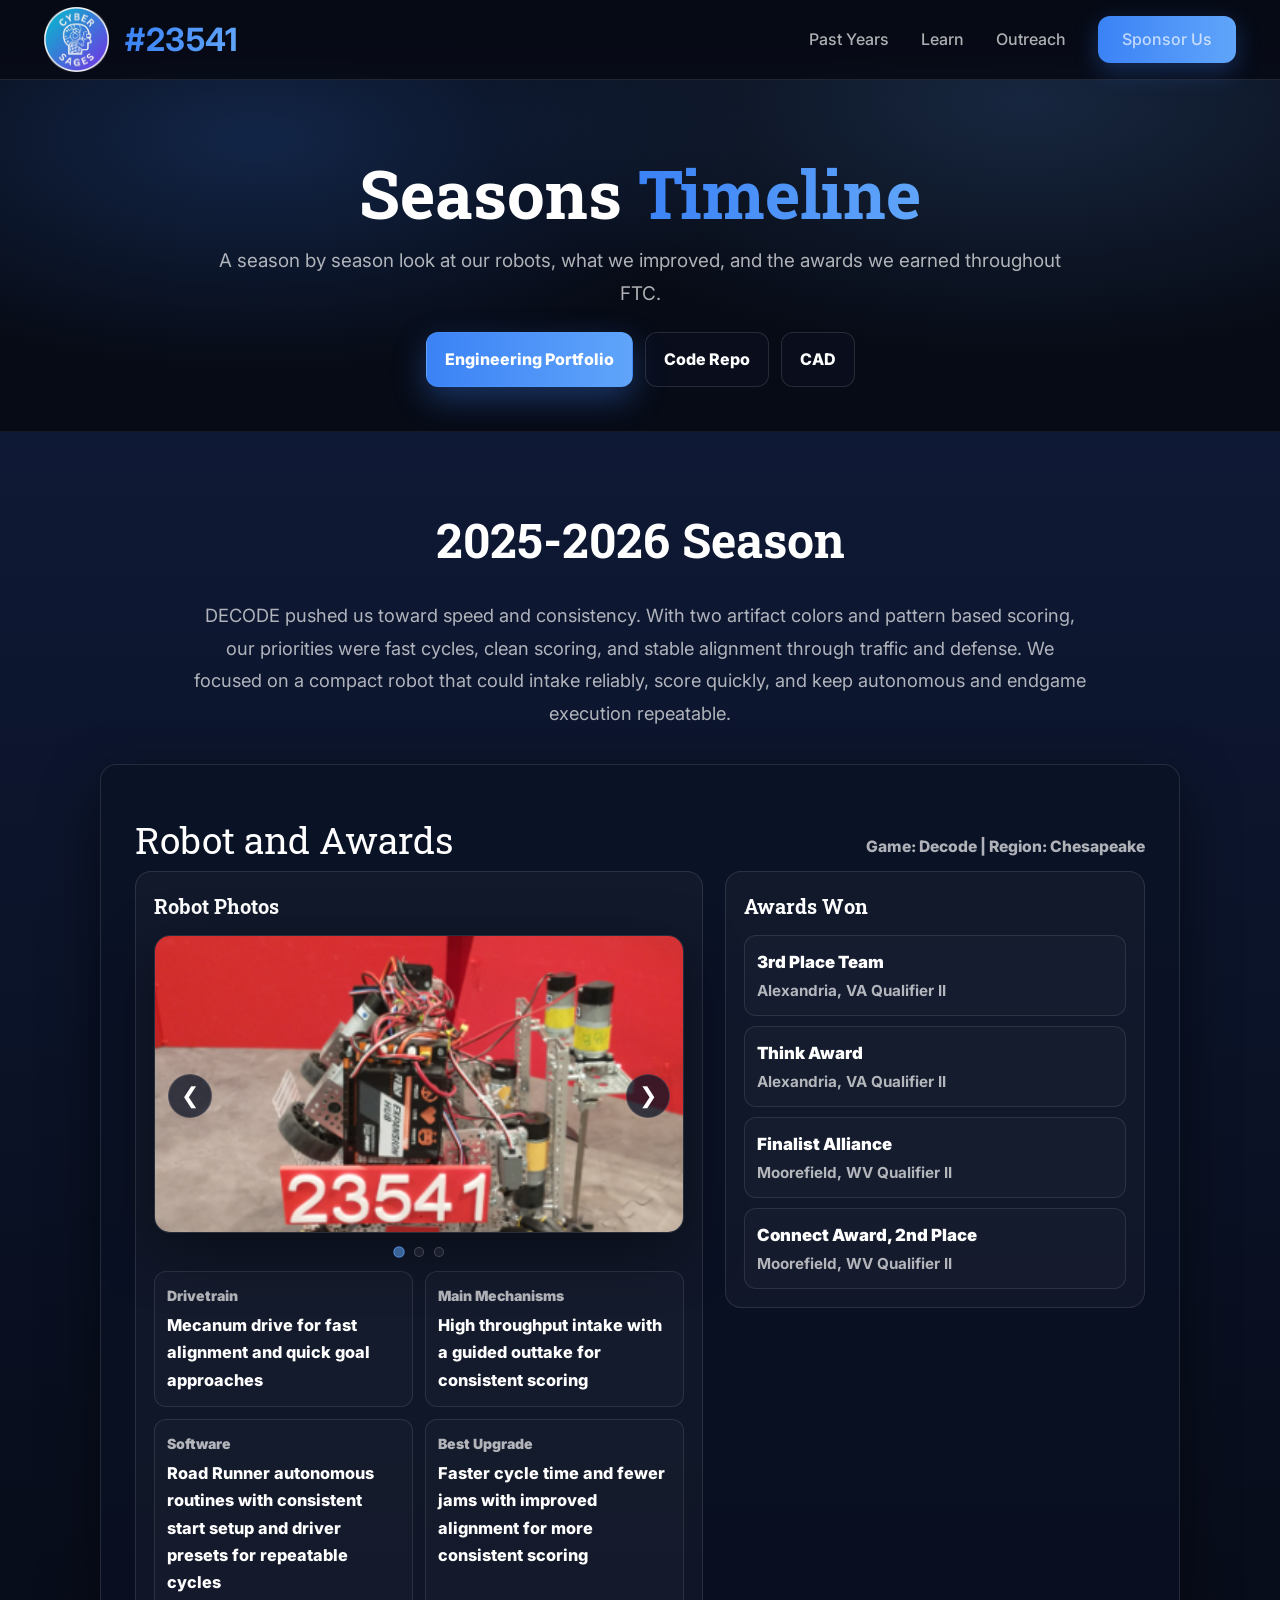
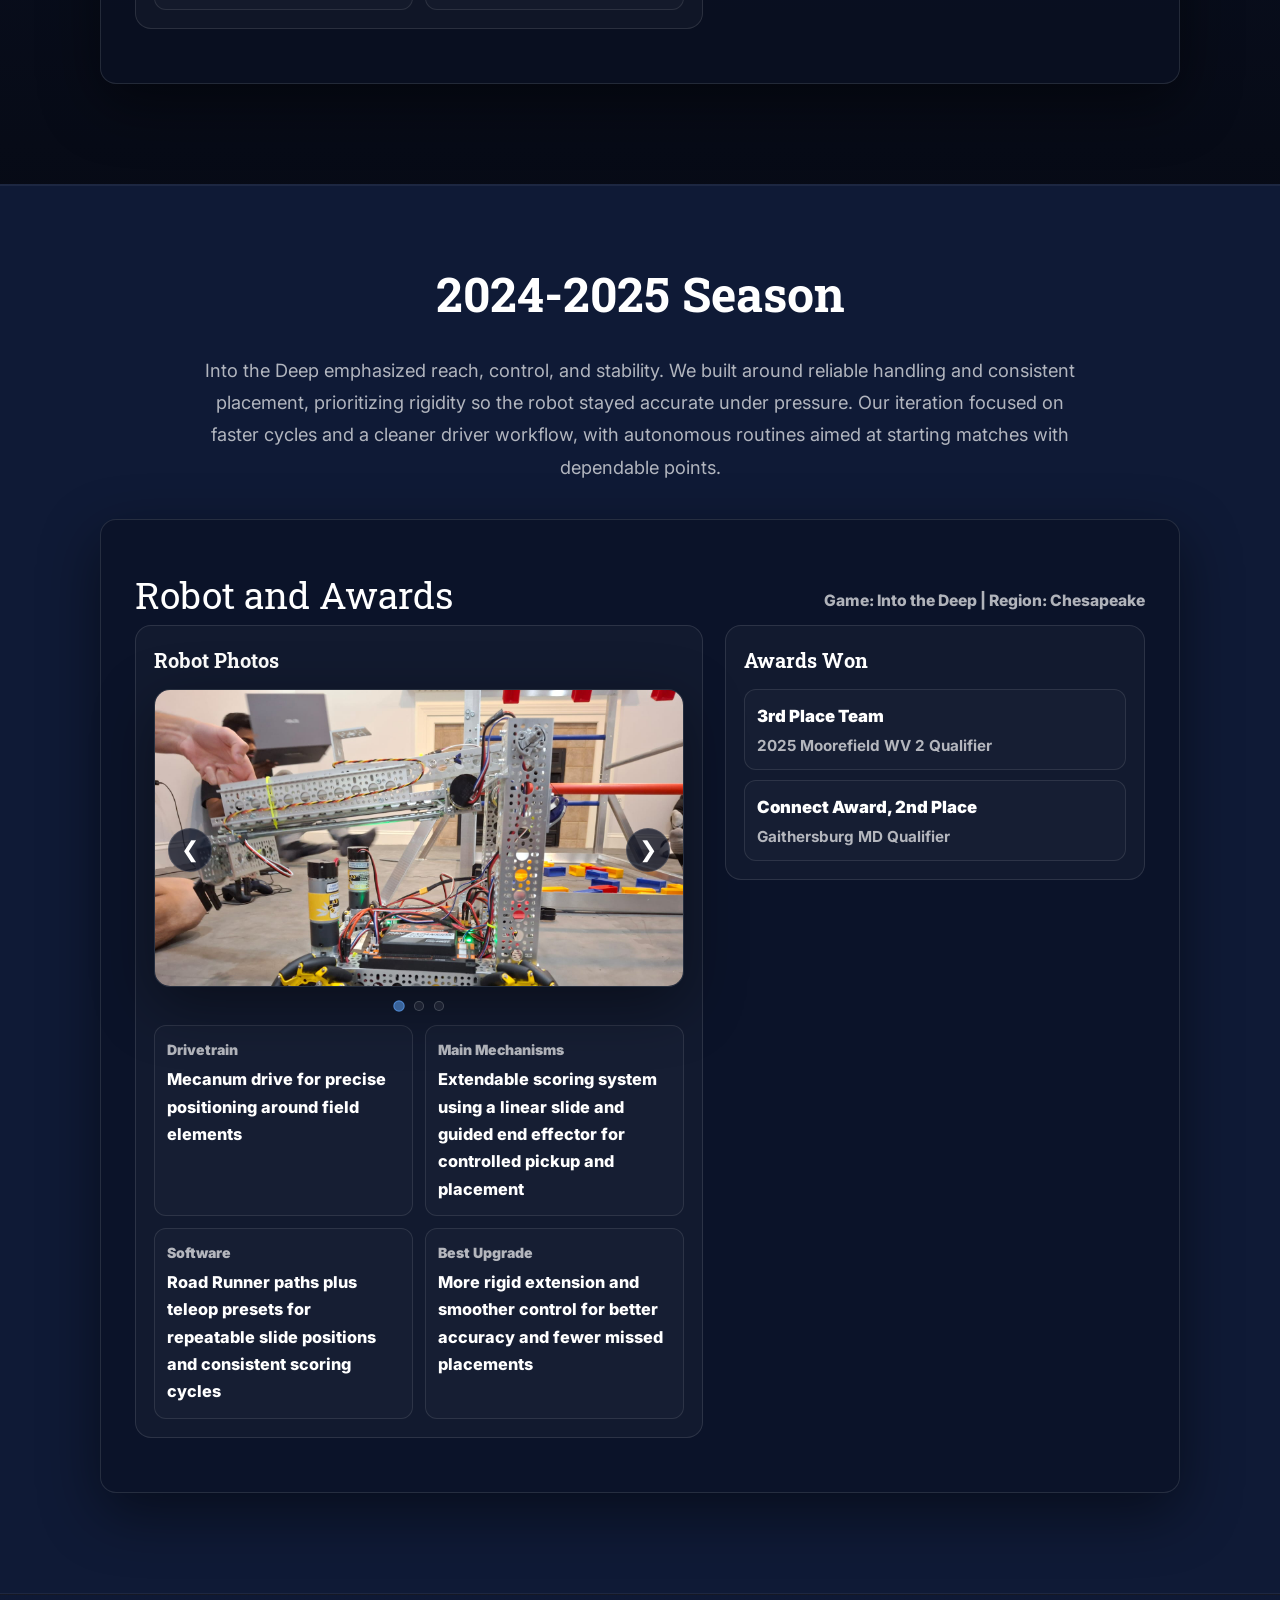
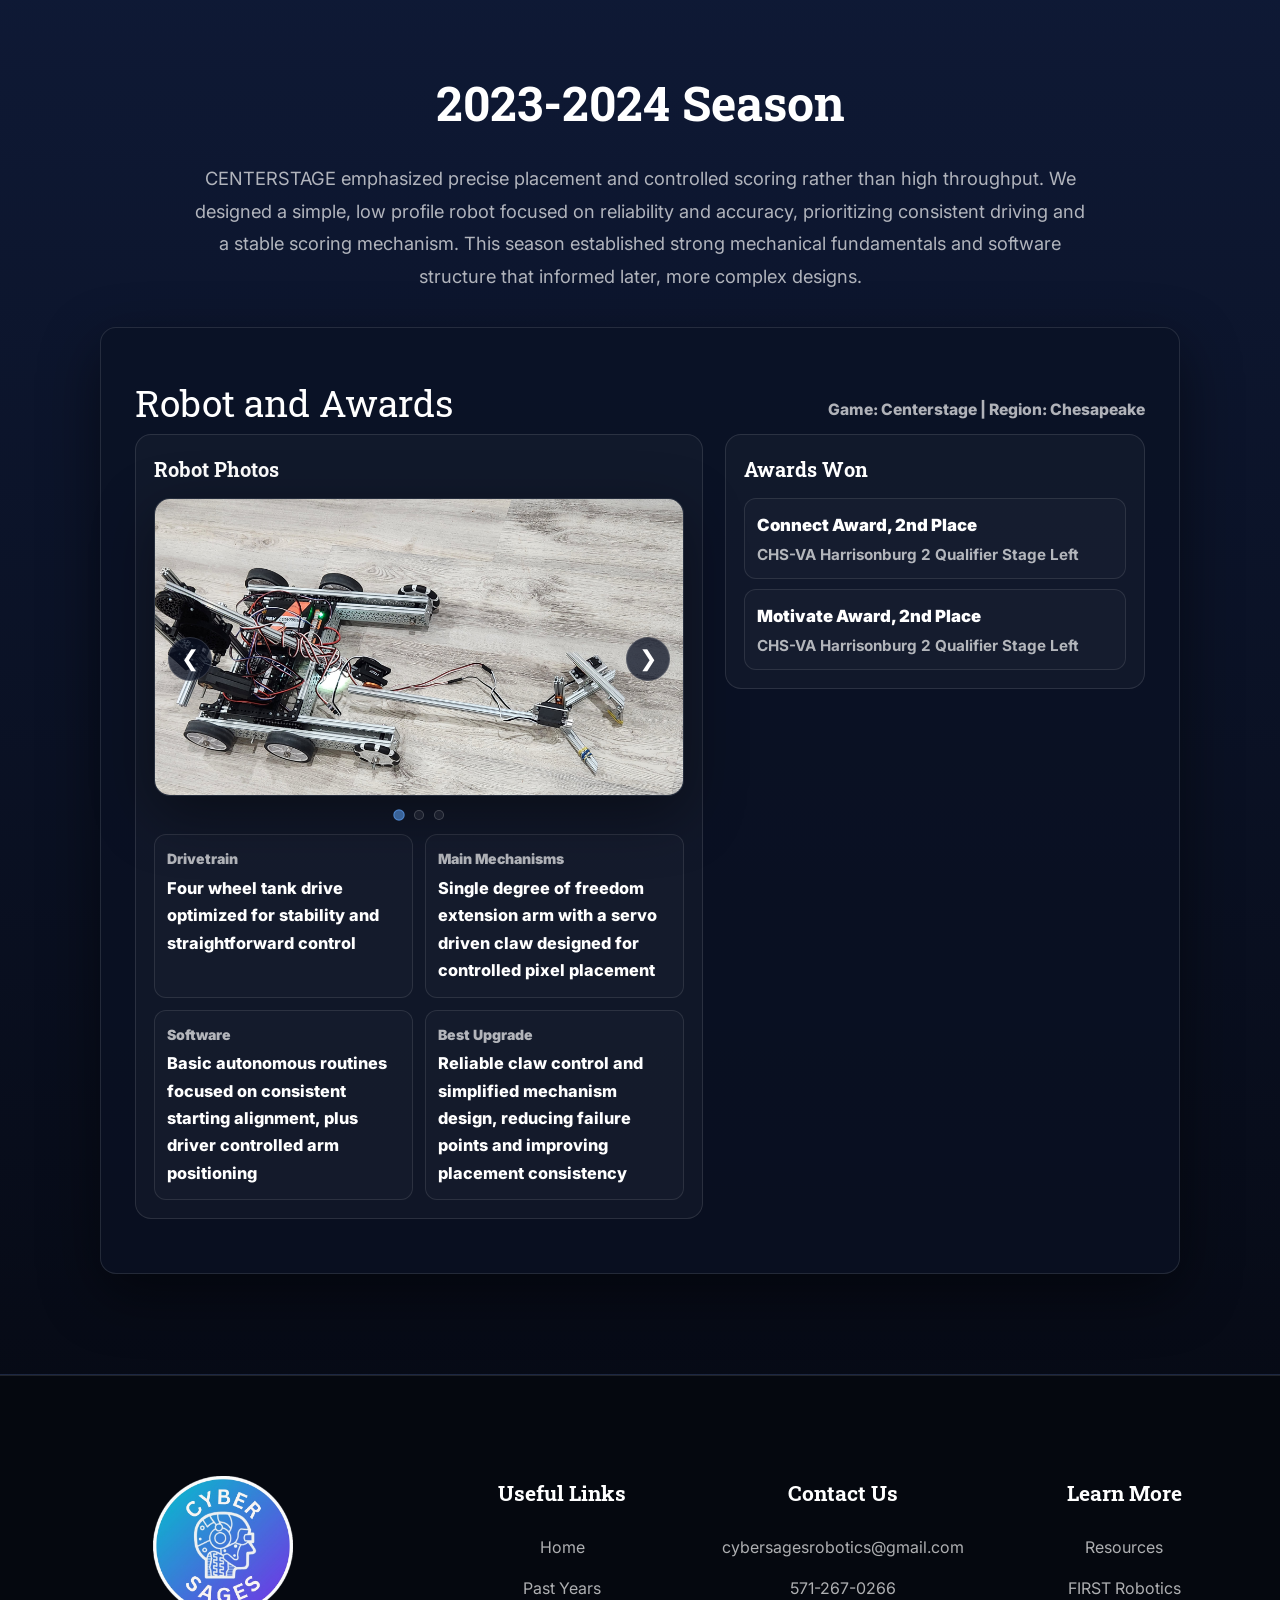
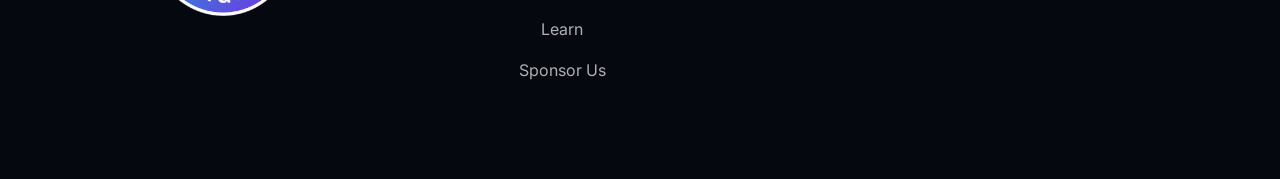
<file: past-years.html>
<!DOCTYPE html>
<html lang="en">
<head>
  <meta charset="UTF-8" />
  <meta name="viewport" content="width=device-width, initial-scale=1.0" />
  <title>Past Years - Cyber Sages Robotics</title>

  <link rel="icon" type="image/png" href="favicon.png" />
  <link rel="preconnect" href="https://fonts.googleapis.com" />
  <link rel="preconnect" href="https://fonts.gstatic.com" crossorigin />
  <link href="https://fonts.googleapis.com/css2?family=Inter:wght@300;400;500;600;700;800&family=Roboto+Slab:wght@500;700;800&display=swap" rel="stylesheet" />

  <style>
    :root {
      --bg: #070b16;
      --surface: #0b1224;
      --surface-soft: #0f1a36;
      --text: #ffffff;
      --muted: rgba(255,255,255,0.68);
      --line: rgba(255,255,255,0.11);
      --accent: #3b82f6;
      --accent-hover: #60a5fa;
      --radius: 16px;
      --shadow: 0 20px 60px rgba(0,0,0,0.48);
      --transition: 0.28s ease;
    }

    * { margin: 0; padding: 0; box-sizing: border-box; }

    body {
      font-family: 'Inter', system-ui, sans-serif;
      background: var(--bg);
      color: var(--text);
      line-height: 1.68;
      min-height: 100vh;
      padding-top: 65px;
    }

    a { color: inherit; text-decoration: none; }

    .container { max-width: 1240px; margin: 0 auto; padding: 0 24px; width: 100%; }

    header { position: fixed; top: 0; left: 0; right: 0; z-index: 1000; }

    .nav {
      height: 80px;
      background: rgba(7,11,22,0.88);
      backdrop-filter: blur(14px);
      -webkit-backdrop-filter: blur(14px);
      border-bottom: 1px solid var(--line);
    }

    .nav-inner { height: 100%; display: flex; align-items: center; justify-content: space-between; gap: 20px; }

    .nav-left { display: flex; align-items: center; gap: 16px; flex-shrink: 0; }
    .nav-left:hover { transform: scale(1.05); transition: var(--transition); }

    .nav-logo { width: 65px; height: 65px; object-fit: contain; background: transparent !important; }

    .team-number {
      font-weight: 700;
      font-size: 2rem;
      background: linear-gradient(90deg, #3b82f6, #60a5fa);
      -webkit-background-clip: text;
      -webkit-text-fill-color: transparent;
      color: transparent;
      letter-spacing: 0.5px;
      white-space: nowrap;
    }

    .nav-right { display: flex; align-items: center; gap: 24px; flex-shrink: 0; }

    .nav-links { display: flex; align-items: center; gap: 32px; list-style: none; }
    .nav-links li { display: flex; align-items: center; }
    .nav-links a {
      font-weight: 500;
      color: var(--muted);
      transition: var(--transition);
      position: relative;
      white-space: nowrap;
    }
    .nav-links a:hover { color: var(--text); }
    .nav-links a::after {
      content: "";
      position: absolute;
      width: 0;
      height: 2px;
      bottom: -6px;
      left: 0;
      background: var(--accent);
      transition: width 0.3s ease;
    }
    .nav-links a:hover::after { width: 100%; }

    .sponsor-btn {
      padding: 10px 24px;
      border-radius: 12px;
      background: linear-gradient(90deg, var(--accent), var(--accent-hover));
      color: white;
      font-weight: 700;
      box-shadow: 0 8px 24px rgba(59,130,246,0.3);
      transition: var(--transition);
    }
    .sponsor-btn:hover {
      transform: translateY(-2px);
      box-shadow: 0 14px 36px rgba(59,130,246,0.45);
    }
    .sponsor-btn::after { display: none; }

    .hamburger { display: none; flex-direction: column; gap: 6px; cursor: pointer; flex-shrink: 0; }
    .hamburger span { width: 28px; height: 2.5px; background: var(--text); border-radius: 2px; transition: var(--transition); }

    .mobile-menu {
      display: none;
      position: absolute;
      top: 80px; left: 0; right: 0;
      background: var(--surface);
      border-bottom: 1px solid var(--line);
      padding: 0;
      text-align: center;
    }
    .mobile-menu a {
      display: block;
      padding: 14px 0;
      font-weight: 500;
      color: var(--muted);
      border-top: 1px solid var(--line);
      margin: 0;
      white-space: nowrap;
    }
    .mobile-menu a:first-child { border-top: none; }
    .mobile-menu a:last-child { border-bottom: none; }
    .mobile-menu a:hover { color: var(--text); background: rgba(255,255,255,0.04); }

    /* HERO */
    .hero {
      padding: 92px 0 44px;
      text-align: center;
      position: relative;
      overflow: hidden;
    }
    .hero::before {
      content: "";
      position: absolute;
      inset: 0;
      background: radial-gradient(900px 420px at 20% 20%, rgba(59,130,246,0.22), transparent 55%),
                  radial-gradient(900px 420px at 80% 10%, rgba(96,165,250,0.18), transparent 60%);
      pointer-events: none;
    }
    .hero-inner {
      position: relative;
      z-index: 1;
      max-width: 980px;
      margin: 0 auto;
      padding: 0 24px;
    }
    .hero h1 {
      font-family: 'Roboto Slab', serif;
      font-size: clamp(2.6rem, 6vw, 4.2rem);
      line-height: 1.08;
      margin-bottom: 14px;
    }
    .hero h1 span{
      background: linear-gradient(90deg, var(--accent), var(--accent-hover));
      -webkit-background-clip: text;
      -webkit-text-fill-color: transparent;
      color: transparent;
    }
    .hero p {
      color: var(--muted);
      font-size: 1.18rem;
      max-width: 860px;
      margin: 0 auto;
      line-height: 1.75;
    }

    /* HERO LINKS */
    .hero-actions{
      display:flex;
      flex-wrap:wrap;
      justify-content:center;
      gap: 12px;
      margin-top: 22px;
    }

    .btn{
      display:inline-flex;
      align-items:center;
      justify-content:center;
      padding: 13px 18px;
      border-radius: 12px;
      border: 1px solid rgba(255,255,255,0.12);
      font-weight: 800;
      transition: transform var(--transition), box-shadow var(--transition), border-color var(--transition), background var(--transition);
      cursor: pointer;
      user-select: none;
      white-space: nowrap;
      background: rgba(11,18,36,0.55);
      color: var(--text);
    }
    .btn:hover{
      transform: translateY(-3px);
      border-color: rgba(96,165,250,0.32);
      box-shadow: 0 18px 44px rgba(0,0,0,0.40);
      background: rgba(15,26,54,0.62);
    }
    .btn-primary{
      background: linear-gradient(90deg, var(--accent), var(--accent-hover));
      color: #fff;
      box-shadow: 0 12px 32px rgba(59,130,246,0.35);
      border-color: rgba(96,165,250,0.22);
    }
    .btn-primary:hover{
      transform: translateY(-3px);
      box-shadow: 0 18px 44px rgba(59,130,246,0.52);
      background: linear-gradient(90deg, var(--accent), var(--accent-hover));
    }

    /* SECTIONS */
    .section {
      padding: 68px 0 100px;
      opacity: 0;
      transform: translateY(40px);
      transition: opacity 0.9s ease, transform 0.9s ease;
      text-align: center;
      position: relative;
    }
    .section.visible { opacity: 1; transform: none; }

    /* alternating backgrounds */
    .section-a {
      background: linear-gradient(180deg, rgba(15,26,54,0.96), rgba(7,11,22,0.96));
      border-top: 1px solid rgba(255,255,255,0.06);
      border-bottom: 1px solid rgba(255,255,255,0.06);
    }
    .section-b {
      background: var(--surface-soft);
      border-top: 1px solid rgba(255,255,255,0.06);
      border-bottom: 1px solid rgba(255,255,255,0.06);
    }

    .section-title {
      font-family: 'Roboto Slab', serif;
      font-size: clamp(2.0rem, 4.6vw, 3.0rem);
      font-weight: 700;
      margin-bottom: 1.2rem;
      color: var(--text);
    }

    .section-text {
      max-width: 900px;
      margin: 0 auto 2.2rem;
      font-size: 1.14rem;
      color: var(--muted);
      line-height: 1.78;
    }

    .card {
      background: rgba(11,18,36,0.70);
      border: 1px solid var(--line);
      border-radius: var(--radius);
      padding: 54px 34px;
      box-shadow: var(--shadow);
      max-width: 1080px;
      margin: 0 auto;
      text-align: left;
    }

    /* season layout */
    .season-head{
      display:flex;
      align-items:flex-end;
      justify-content:space-between;
      gap:16px;
      margin-bottom: 10px;
      flex-wrap: wrap;
    }
    .season-year{
      font-family:'Roboto Slab', serif;
      font-size: clamp(1.7rem, 4vw, 2.3rem);
      line-height: 1.12;
    }
    .season-meta{
      color: var(--muted);
      font-weight: 800;
      font-size: 0.98rem;
      white-space: nowrap;
    }

    .season-grid{
      display:grid;
      grid-template-columns: 1.15fr 0.85fr;
      gap: 22px;
      align-items:start;
      margin-top: 10px;
    }

    .panel{
      background: rgba(255,255,255,0.03);
      border: 1px solid var(--line);
      border-radius: var(--radius);
      padding: 18px;
      text-align: left;
    }
    .panel h3{
      font-family:'Roboto Slab', serif;
      font-size: 1.25rem;
      margin-bottom: 12px;
      color: var(--text);
    }

    /* Carousel (per-season) */
    .carousel{
      position: relative;
      width: 100%;
      margin: 0 0 14px 0;
    }
    .carousel-frame{
      border-radius: var(--radius);
      overflow: hidden;
      border: 1px solid var(--line);
      box-shadow: 0 18px 60px rgba(0,0,0,0.42);
      background: rgba(11,18,36,0.72);
      aspect-ratio: 16 / 9;
      display: grid;
      place-items: center;
    }
    .carousel-slide{
      width: 100%;
      height: 100%;
      object-fit: cover;
      display: none;
    }
    .carousel-slide.active{ display: block; }

    .carousel-btn{
      position: absolute;
      top: 50%;
      transform: translateY(-50%);
      height: 44px;
      width: 44px;
      border-radius: 999px;
      border: 1px solid rgba(255,255,255,0.14);
      background: rgba(11,18,36,0.75);
      color: var(--text);
      cursor: pointer;
      transition: transform var(--transition), background var(--transition), border-color var(--transition);
      display: grid;
      place-items: center;
      font-size: 22px;
      z-index: 2;
    }
    .carousel-btn:hover{
      transform: translateY(-50%) scale(1.08);
      background: rgba(15,26,54,0.85);
      border-color: rgba(96,165,250,0.35);
    }
    .carousel-btn.prev{ left: 14px; }
    .carousel-btn.next{ right: 14px; }

    .dots{
      display: flex;
      justify-content: center;
      gap: 10px;
      margin-top: 14px;
    }
    .dot{
      width: 10px;
      height: 10px;
      border-radius: 999px;
      border: 1px solid rgba(255,255,255,0.18);
      background: rgba(255,255,255,0.06);
      cursor: pointer;
      transition: transform var(--transition), background var(--transition), border-color var(--transition);
    }
    .dot.active{
      background: rgba(96,165,250,0.55);
      border-color: rgba(96,165,250,0.55);
      transform: scale(1.15);
    }

    .robot-details{
      display:grid;
      grid-template-columns: repeat(2, minmax(0, 1fr));
      gap: 12px;
    }
    .detail{
      border: 1px solid rgba(255,255,255,0.10);
      border-radius: 12px;
      padding: 12px;
      background: rgba(255,255,255,0.02);
    }
    .detail .label{
      color: var(--muted);
      font-size: 0.88rem;
      font-weight: 900;
      margin-bottom: 4px;
    }
    .detail .value{
      font-weight: 800;
      font-size: 1.02rem;
      color: var(--text);
    }

    .awards{
      list-style:none;
      display:grid;
      gap: 10px;
      margin: 0;
      padding: 0;
    }
    .award-item{
      border: 1px solid rgba(255,255,255,0.10);
      border-radius: 12px;
      padding: 12px;
      background: rgba(255,255,255,0.02);
      display:flex;
      flex-direction:column;
      gap: 4px;
    }
    .award-title{ font-weight: 900; font-size: 1.05rem; }
    .award-sub{ color: var(--muted); font-weight: 700; font-size: 0.95rem; line-height: 1.5; }

    /* FOOTER */
    footer {
      background: #05080f;
      border-top: 1px solid var(--line);
      padding: 100px 0 80px;
      text-align: center;
    }
    .footer-grid {
      display: grid;
      grid-template-columns: 1.6fr 1fr 1fr 1fr;
      gap: 48px;
      max-width: 1240px;
      margin: 0 auto;
      padding: 0 24px;
      justify-items: center;
    }
    .footer-logo { width: 140px; margin-bottom: 1.2rem; }
    .footer-col h4 { font-family: 'Roboto Slab', serif; font-size: 1.3rem; margin-bottom: 1.4rem; }
    .footer-col a, .footer-col p { display: block; color: var(--muted); margin-bottom: 0.9rem; transition: var(--transition); }
    .footer-col a:hover { color: var(--text); }

    /* RESPONSIVE */
    @media (max-width: 960px) {
      .nav-links { display: none; }
      .hamburger { display: flex; }
      .footer-grid { grid-template-columns: repeat(2, 1fr); }
      .season-grid{ grid-template-columns: 1fr; }
    }
    @media (max-width: 680px) {
      .container { padding: 0 20px; }
      .footer-grid { grid-template-columns: 1fr; }
      .section { padding: 90px 0 70px; }
      .card { padding: 44px 22px; }
      .robot-details{ grid-template-columns: 1fr; }
    }
    @media (max-width: 480px) {
      .nav { height: 70px; }
      .nav-inner { height: 70px; }
      .mobile-menu { top: 70px; }
      .nav-logo { width: 42px; height: 42px; }
      .team-number { font-size: 1rem; }
      .carousel-btn{ height: 38px; width: 38px; font-size: 20px; }
    }
  </style>
</head>

<body>
<header>
  <nav class="nav">
    <div class="container nav-inner">
      <a href="https://cybersages.net/" class="nav-left">
        <img src="images/logo.png" class="nav-logo" alt="Cyber Sages Logo" />
        <span class="team-number">#23541</span>
      </a>

      <div class="nav-right">
        <ul class="nav-links">
          <li><a href="https://cybersages.net/past-years">Past Years</a></li>
          <li><a href="https://cybersages.net/learn">Learn</a></li>
          <li><a href="https://cybersages.net/outreach">Outreach</a></li>
          <li><a href="https://cybersages.net/sponsor" class="sponsor-btn">Sponsor Us</a></li>
        </ul>

        <div class="hamburger" id="hamburger" aria-label="Open menu" role="button" tabindex="0">
          <span></span><span></span><span></span>
        </div>
      </div>
    </div>

    <div class="mobile-menu" id="mobileMenu">
      <a href="https://cybersages.net/past-years">Past Years</a>
      <a href="https://cybersages.net/learn">Learn</a>
      <a href="https://cybersages.net/outreach">Outreach</a>
      <a href="https://cybersages.net/sponsor">Sponsor Us</a>
    </div>
  </nav>
</header>

<main>
  <section class="hero">
    <div class="hero-inner">
      <h1>Seasons <span>Timeline</span></h1>
      <p>
        A season by season look at our robots, what we improved, and the awards we earned throughout FTC.
      </p>

      <div class="hero-actions">
        <a class="btn btn-primary" href="https://drive.google.com/file/d/1rcZQ64zXji6dfJuYXJQD-oIZWqNCA10G/view?usp=sharing" target="_blank" rel="noopener">
          Engineering Portfolio
        </a>
        <a class="btn" href="https://github.com/ishir20aggarwal/FTC-Team-Code" target="_blank" rel="noopener">Code Repo</a>
        <a class="btn" href="https://cad.onshape.com/documents?nodeId=bc12431b108db7d370288680&resourceType=folder&column=modifiedAt&order=desc&viewMode=0" target="_blank" rel="noopener">CAD</a>
      </div>
    </div>
  </section>

  <!-- 2025-2026 (A) -->
  <section class="section section-a">
    <div class="container">
      <h2 class="section-title">2025-2026 Season</h2>
      <p class="section-text">
        DECODE pushed us toward speed and consistency. With two artifact colors and pattern based scoring, our priorities were fast cycles, clean scoring, and stable alignment through traffic and defense. We focused on a compact robot that could intake reliably, score quickly, and keep autonomous and endgame execution repeatable.
      </p>

      <div class="card">
        <div class="season-head">
          <div class="season-year">Robot and Awards</div>
          <div class="season-meta">Game: Decode | Region: Chesapeake</div>
        </div>

        <div class="season-grid">
          <div class="panel">
            <h3>Robot Photos</h3>

            <div class="carousel" data-carousel>
              <div class="carousel-frame">
                <img class="carousel-slide active" src="images/S3R1.png" alt="Robot photo 1" loading="lazy">
                <img class="carousel-slide" src="images/S3R2.png" alt="Robot photo 2" loading="lazy">
                <img class="carousel-slide" src="images/S3R3.png" alt="Robot photo 3" loading="lazy">
              </div>

              <button class="carousel-btn prev" type="button" aria-label="Previous photo">❮</button>
              <button class="carousel-btn next" type="button" aria-label="Next photo">❯</button>

              <div class="dots" aria-label="Carousel dots"></div>
            </div>

            <div class="robot-details">
              <div class="detail">
                <div class="label">Drivetrain</div>
                <div class="value">Mecanum drive for fast alignment and quick goal approaches</div>
              </div>
              <div class="detail">
                <div class="label">Main Mechanisms</div>
                <div class="value">High throughput intake with a guided outtake for consistent scoring</div>
              </div>
              <div class="detail">
                <div class="label">Software</div>
                <div class="value">Road Runner autonomous routines with consistent start setup and driver presets for repeatable cycles</div>
              </div>
              <div class="detail">
                <div class="label">Best Upgrade</div>
                <div class="value">Faster cycle time and fewer jams with improved alignment for more consistent scoring</div>
              </div>
            </div>
          </div>

          <div class="panel">
            <h3>Awards Won</h3>
            <ul class="awards">
              <li class="award-item">
                <div class="award-title">3rd Place Team</div>
                <div class="award-sub">Alexandria, VA Qualifier II</div>
              </li>
              <li class="award-item">
                <div class="award-title">Think Award</div>
                <div class="award-sub">Alexandria, VA Qualifier II</div>
              </li>
              <li class="award-item">
                <div class="award-title">Finalist Alliance</div>
                <div class="award-sub">Moorefield, WV Qualifier II</div>
              </li>
              <li class="award-item">
                <div class="award-title">Connect Award, 2nd Place</div>
                <div class="award-sub">Moorefield, WV Qualifier II</div>
              </li>
            </ul>
          </div>
        </div>
      </div>

    </div>
  </section>

  <!-- 2024-2025 (B) -->
  <section class="section section-b">
    <div class="container">
      <h2 class="section-title">2024-2025 Season</h2>
      <p class="section-text">
        Into the Deep emphasized reach, control, and stability. We built around reliable handling and consistent placement, prioritizing rigidity so the robot stayed accurate under pressure. Our iteration focused on faster cycles and a cleaner driver workflow, with autonomous routines aimed at starting matches with dependable points.
      </p>

      <div class="card">
        <div class="season-head">
          <div class="season-year">Robot and Awards</div>
          <div class="season-meta">Game: Into the Deep | Region: Chesapeake</div>
        </div>

        <div class="season-grid">
          <div class="panel">
            <h3>Robot Photos</h3>

            <div class="carousel" data-carousel>
              <div class="carousel-frame">
                <img class="carousel-slide active" src="images/S2R1.jpg" alt="Robot photo 1" loading="lazy">
                <img class="carousel-slide" src="images/S2R2.jpg" alt="Robot photo 2" loading="lazy">
                <img class="carousel-slide" src="images/S2R3.jpg" alt="Robot photo 3" loading="lazy">
              </div>

              <button class="carousel-btn prev" type="button" aria-label="Previous photo">❮</button>
              <button class="carousel-btn next" type="button" aria-label="Next photo">❯</button>

              <div class="dots" aria-label="Carousel dots"></div>
            </div>

            <div class="robot-details">
              <div class="detail">
                <div class="label">Drivetrain</div>
                <div class="value">Mecanum drive for precise positioning around field elements</div>
              </div>
              <div class="detail">
                <div class="label">Main Mechanisms</div>
                <div class="value">Extendable scoring system using a linear slide and guided end effector for controlled pickup and placement</div>
              </div>
              <div class="detail">
                <div class="label">Software</div>
                <div class="value">Road Runner paths plus teleop presets for repeatable slide positions and consistent scoring cycles</div>
              </div>
              <div class="detail">
                <div class="label">Best Upgrade</div>
                <div class="value">More rigid extension and smoother control for better accuracy and fewer missed placements</div>
              </div>
            </div>
          </div>

          <div class="panel">
            <h3>Awards Won</h3>
            <ul class="awards">
              <li class="award-item">
                <div class="award-title">3rd Place Team</div>
                <div class="award-sub">2025 Moorefield WV 2 Qualifier</div>
              </li>
              <li class="award-item">
                <div class="award-title">Connect Award, 2nd Place</div>
                <div class="award-sub">Gaithersburg MD Qualifier</div>
              </li>
            </ul>
          </div>
        </div>
      </div>

    </div>
  </section>

  <!-- 2023-2024 (A) -->
  <section class="section section-a">
    <div class="container">
      <h2 class="section-title">2023-2024 Season</h2>
    <p class="section-text">
      CENTERSTAGE emphasized precise placement and controlled scoring rather than high throughput. We designed a simple, low profile robot focused on reliability and accuracy, prioritizing consistent driving and a stable scoring mechanism. This season established strong mechanical fundamentals and software structure that informed later, more complex designs.
    </p>


      <div class="card">
        <div class="season-head">
          <div class="season-year">Robot and Awards</div>
          <div class="season-meta">Game: Centerstage | Region: Chesapeake</div>
        </div>

        <div class="season-grid">
          <div class="panel">
            <h3>Robot Photos</h3>

            <div class="carousel" data-carousel>
              <div class="carousel-frame">
                <img class="carousel-slide active" src="images/S1R2.jpg" alt="Robot photo 1" loading="lazy">
                <img class="carousel-slide" src="images/S1R1.jpg" alt="Robot photo 2" loading="lazy">
                <img class="carousel-slide" src="images/S1R3.jpg" alt="Robot photo 3" loading="lazy">
              </div>

              <button class="carousel-btn prev" type="button" aria-label="Previous photo">❮</button>
              <button class="carousel-btn next" type="button" aria-label="Next photo">❯</button>

              <div class="dots" aria-label="Carousel dots"></div>
            </div>

            <div class="robot-details">
              <div class="detail">
                <div class="label">Drivetrain</div>
                <div class="value">Four wheel tank drive optimized for stability and straightforward control</div>
              </div>
              <div class="detail">
                <div class="label">Main Mechanisms</div>
                <div class="value">Single degree of freedom extension arm with a servo driven claw designed for controlled pixel placement</div>
              </div>
              <div class="detail">
                <div class="label">Software</div>
                <div class="value">Basic autonomous routines focused on consistent starting alignment, plus driver controlled arm positioning</div>
              </div>
              <div class="detail">
                <div class="label">Best Upgrade</div>
                <div class="value">Reliable claw control and simplified mechanism design, reducing failure points and improving placement consistency</div>
              </div>
            </div>
          </div>

          <div class="panel">
            <h3>Awards Won</h3>
            <ul class="awards">
              <li class="award-item">
                <div class="award-title">Connect Award, 2nd Place</div>
                <div class="award-sub">CHS-VA Harrisonburg 2 Qualifier Stage Left</div>
              </li>
              <li class="award-item">
                <div class="award-title">Motivate Award, 2nd Place</div>
                <div class="award-sub">CHS-VA Harrisonburg 2 Qualifier Stage Left</div>
              </li>
            </ul>
          </div>
        </div>
      </div>

    </div>
  </section>
</main>

<footer>
  <div class="footer-grid">
    <div class="footer-col">
      <img src="favicon.png" class="footer-logo" alt="Cyber Sages Logo" />
    </div>
    <div class="footer-col">
      <h4>Useful Links</h4>
      <a href="https://cybersages.net/">Home</a>
      <a href="https://cybersages.net/past-years">Past Years</a>
      <a href="https://cybersages.net/learn">Learn</a>
      <a href="https://cybersages.net/sponsor">Sponsor Us</a>
    </div>
    <div class="footer-col">
      <h4>Contact Us</h4>
      <a href="mailto:cybersagesrobotics@gmail.com">cybersagesrobotics@gmail.com</a>
      <p>571-267-0266</p>
    </div>
    <div class="footer-col">
      <h4>Learn More</h4>
      <a href="https://cybersages.net/learn" target="_blank" rel="noopener">Resources</a>
      <a href="https://www.firstinspires.org/" target="_blank" rel="noopener">FIRST Robotics</a>
    </div>
  </div>
</footer>

<script>
  // Mobile menu
  const hamburger = document.getElementById('hamburger');
  const mobileMenu = document.getElementById('mobileMenu');
  hamburger.addEventListener('click', () => {
    mobileMenu.style.display = mobileMenu.style.display === 'block' ? 'none' : 'block';
  });

  // Scroll reveal
  const sections = document.querySelectorAll('.section');
  const revealSection = () => {
    const triggerBottom = window.innerHeight * 0.85;
    sections.forEach(section => {
      const sectionTop = section.getBoundingClientRect().top;
      if (sectionTop < triggerBottom) section.classList.add('visible');
    });
  };
  window.addEventListener('scroll', revealSection);
  revealSection();

  // Per-season carousel (supports multiple carousels on the page)
  const initCarousel = (carousel) => {
    const slides = Array.from(carousel.querySelectorAll('.carousel-slide'));
    const prevBtn = carousel.querySelector('.carousel-btn.prev');
    const nextBtn = carousel.querySelector('.carousel-btn.next');
    const dotsWrap = carousel.querySelector('.dots');

    let idx = 0;

    // Build dots based on number of slides
    dotsWrap.innerHTML = slides.map((_, i) =>
      `<button class="dot ${i === 0 ? 'active' : ''}" type="button" aria-label="Go to photo ${i + 1}" data-index="${i}"></button>`
    ).join('');

    const dots = Array.from(dotsWrap.querySelectorAll('.dot'));

    const show = (i) => {
      idx = (i + slides.length) % slides.length;
      slides.forEach((s, k) => s.classList.toggle('active', k === idx));
      dots.forEach((d, k) => d.classList.toggle('active', k === idx));
    };

    nextBtn.addEventListener('click', () => show(idx + 1));
    prevBtn.addEventListener('click', () => show(idx - 1));
    dots.forEach(d => d.addEventListener('click', () => show(parseInt(d.dataset.index, 10))));
  };

  document.querySelectorAll('[data-carousel]').forEach(initCarousel);
</script>
</body>
</html>
</file>
<file: css-files/navbar.css>
* {
  padding: 0;
  margin: 0;
  box-sizing: border-box;
  font-family: 'Lato', sans-serif;
}

header {
  background: linear-gradient(135deg, #2B6CB0 0%, #1A4971 100%);
  position: fixed;
  top: 0;
  right: 0;
  left: 0;
  z-index: 99;
  box-shadow: 0 4px 12px rgba(0, 0, 0, 0.15);
}
/* hi */


li {
  list-style: none;
}

a {
  color: #EDF2F7;
  text-decoration: none;
  font-family: 'Lato', sans-serif;
}

.navbar {
  max-height: 80px;
  display: flex;
  justify-content: space-between;
  align-items: center;
  padding: 0 38px;
  width: 100%;
}

.nav-logo {
  display: flex;
  align-items: center;
  margin-left: 0;
  margin-right: 20px;
}

.logo {
  height: 70px;
  border-radius: 50%;
  transition: transform 0.3s ease, opacity 0.3s ease;
}

.nav-logo:hover .logo {
  opacity: 0.9;
  transform: scale(1.02);
}

.nav-logo:hover .team-number {
  color: #A0AEC0;
}

.nav-menu {
  display: flex;
  justify-content: flex-end;
  align-items: center;
  gap: 25px;
  padding-right: 0;
  margin-left: auto;
}

.nav-link {
  font-weight: 400;
  color: #EDF2F7;
  font-size: 1.3rem;
  padding: 10px 0;
  position: relative;
  transition: color 0.3s ease, transform 0.3s ease;
}

.nav-link::after {
  content: '';
  position: absolute;
  width: 0;
  height: 2px;
  bottom: 0;
  left: 50%;
  background-color: #A0AEC0;
  transition: width 0.3s ease, left 0.3s ease;
}

.nav-link:hover::after {
  width: 100%;
  left: 0;
}

.nav-logo:hover::after {
  width: 0%;
}

.nav-link:hover {
  color: #A0AEC0;
  transform: scale(1.02);
}

.team-number {
  margin-left: 15px;
  font-size: 2.2rem;
  color: #EDF2F7;
  font-family: 'Roboto Slab', serif;
  font-weight: 500;
  transition: color 0.3s ease;
}

.sponsor-btn {
  padding: 10px 24px;
  border-radius: 20px;
  color: #2D3748;
  font-weight: 600;
  font-size: 1.3rem;
  background-color: #EDF2F7;
  position: relative;
  transition: background-color 0.3s ease, color 0.3s ease, transform 0.3s ease, box-shadow 0.3s ease;
}

.sponsor-btn:hover {
  background-color: #1B567D;
  text-decoration: none;
  color: #FFFFFF;
  transform: scale(1.1);
  box-shadow: 0 6px 16px rgba(0, 0, 0, 0.2);
}

.hamburger {
  display: none;
  cursor: pointer;
}

.bar {
  display: block;
  width: 25px;
  height: 3px;
  margin: 5px auto;
  transition: all 0.3s ease-in-out;
  background-color: #EDF2F7;
  border-radius: 2px;
}

@media (max-width: 1000px) {
  .hamburger {
    display: block;
  }

  .hamburger.active .bar:nth-child(2) {
    opacity: 0;
  }

  .hamburger.active .bar:nth-child(1) {
    transform: translateY(8px) rotate(45deg);
  }

  .hamburger.active .bar:nth-child(3) {
    transform: translateY(-8px) rotate(-45deg);
  }

  .nav-menu {
    position: fixed;
    right: -100%;
    top: 80px;
    gap: 0;
    flex-direction: column;
    background: linear-gradient(135deg, #2B6CB0 0%, #1A4971 100%);
    width: 100%;
    text-align: center;
    transition: right 0.3s ease;
    padding: 20px 0;
    box-shadow: 0 4px 12px rgba(0, 0, 0, 0.15);
    margin-left: 0;
  }

  .nav-item {
    margin: 16px 0;
  }

  .nav-menu.active {
    right: 0;
  }
}

@media (max-width: 768px) {
  .navbar {
    min-height: 80px;
    padding: 0 28px;
  }

  .nav-menu {
    top: 80px;
  }

  .nav-link {
    font-size: 1.2rem;
  }

  .sponsor-btn {
    font-size: 1.2rem;
    padding: 8px 20px;
  }

  .team-number {
    font-size: 2.2rem;
  }
}

@media (max-width: 480px) {
  .logo {
    height: 70px;
  }

  .nav-link {
    font-size: 1.1rem;
  }

  .sponsor-btn {
    font-size: 1.1rem;
    padding: 6px 16px;
  }

  .team-number {
    font-size: 2rem;
    margin-left: 10px;
  }
}
</file>
<file: css-files/footer.css>
.footer {
            background: linear-gradient(135deg, #2B6CB0 0%, #1B567D 100%);
            padding: 60px 0;
            color: #FFFFFF;
            font-family: 'Lato', sans-serif;
        }

        .footer-container {
            max-width: 1200px;
            margin: 0 auto;
            padding: 0 20px;
        }

        

        .FTC {
            font-family: 'Lato', sans-serif;
        }

        .footer-rows {
            display: flex;
            flex-wrap: wrap;
            justify-content: space-between;
            gap: 20px;
        }

        .footer-col {
            flex: 1;
            min-width: 200px;
            padding: 0 15px;
        }

        .footer-logo-container {
            display: flex;
            justify-content: center;
            align-items: center;
        }

        .footer-button {
            background: none;
            border: none;
            transition: transform 0.3s ease;
        }

        .footer-logo {
            width: 150px;
            height: 150px;
            object-fit: contain;
            border-radius: 10px;
        }

        .footer-col h4 {
            font-family: 'Roboto Slab', serif;
            font-size: 1.5rem;
            color: #FFFFFF;
            margin-bottom: 20px;
            position: relative;
            letter-spacing: 1px;
        }

        .footer-col h4::before {
            content: '';
            position: absolute;
            left: 0;
            bottom: -8px;
            background-color: #EDF2F7;
            height: 3px;
            width: 40px;
            border-radius: 2px;
        }

        .footer-col ul {
            list-style: none;
        }

        .footer-col ul li:not(:last-child) {
            margin-bottom: 12px;
        }

        .footer-col ul li a, .footer-col ul li p {
            font-size: 1rem;
            color: #E2E8F0;
            text-decoration: none;
            transition: color 0.3s ease, padding-left 0.3s ease;
        }

        .footer-col ul li a:hover {
            color: #A3BFFA;
            padding-left: 8px;
        }

        @media (max-width: 1024px) {
            .footer-col {
                flex: 1 1 45%;
            }

            .footer-logo {
                width: 100px;
                height: 100px;
            }

            .footer-col h4 {
                font-size: 1.3rem;
            }

            .footer-col ul li a, .footer-col ul li p {
                font-size: 0.95rem;
            }
        }

        @media (max-width: 768px) {
            .footer-col {
                flex: 1 1 100%;
                text-align: center;
            }

            .footer-col h4::before {
                left: 50%;
                transform: translateX(-50%);
            }

            .footer-col ul li a:hover {
                padding-left: 0;
            }

            .footer-logo-container {
                margin-bottom: 30px;
            }
        }

        @media (max-width: 480px) {
            .footer {
                padding: 40px 0;
            }

            .footer-col h4 {
                font-size: 1.2rem;
            }

            .footer-col ul li a, .footer-col ul li p {
                font-size: 0.9rem;
            }

            .footer-logo {
                width: 80px;
                height: 80px;
            }
        }
</file>
